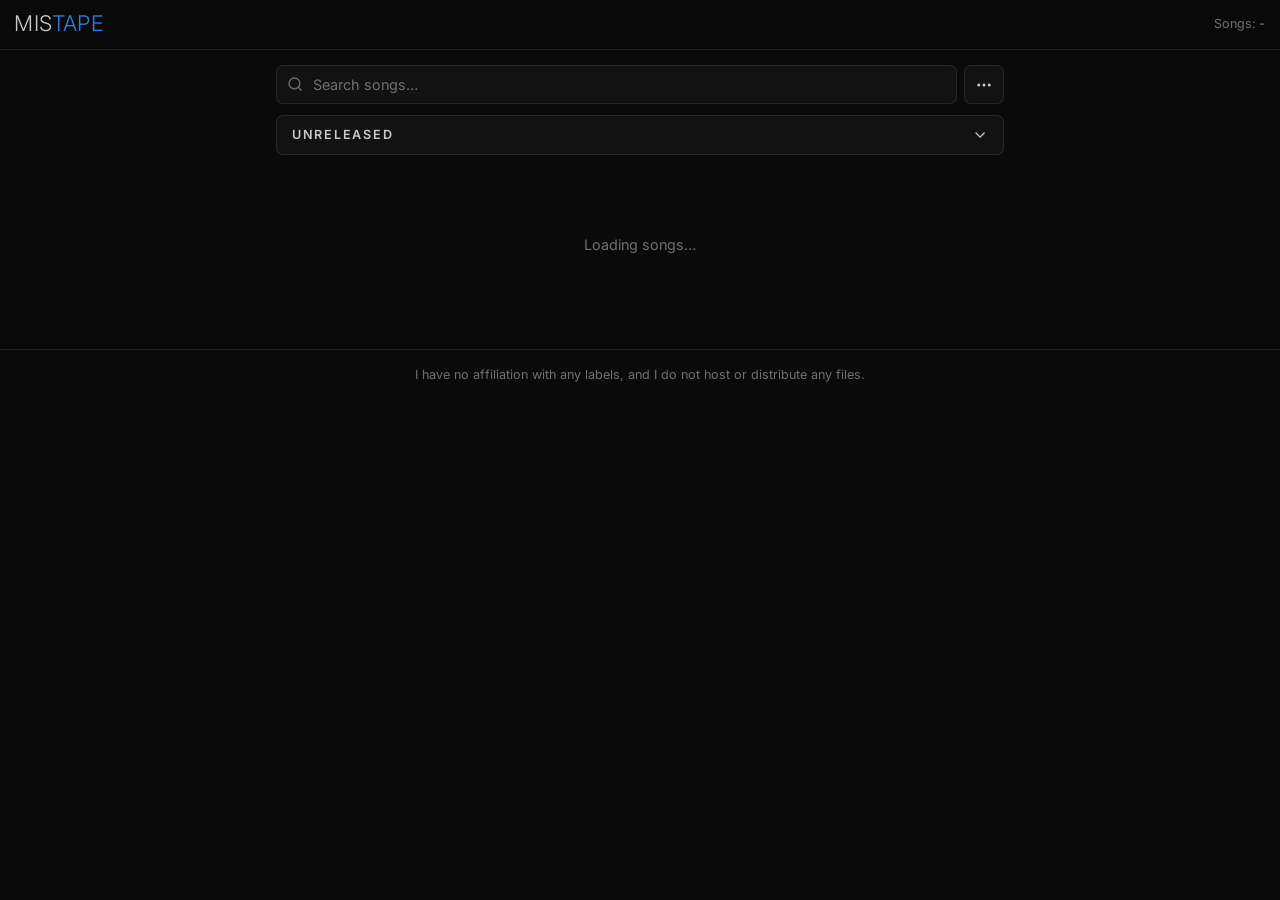
<file: index.html>
<!DOCTYPE html>
<html lang="en" class="no-js">
<head>
  <meta charset="UTF-8" />
  <meta name="viewport" content="width=device-width, initial-scale=1.0, viewport-fit=cover" />
  <meta name="theme-color" content="#0a0a0a" />
  <meta name="color-scheme" content="dark" />
  <meta name="apple-mobile-web-app-status-bar-style" content="black-translucent" />
  <meta name="apple-mobile-web-app-title" content="MISTAPE" />
  <link rel="icon" type="image/webp" href="icos/favicon.webp" />
  <link rel="icon" type="image/png" sizes="32x32" href="icos/favicon-32x32.png" />
  <link rel="icon" type="image/png" sizes="16x16" href="icos/favicon-16x16.png" />
  <link rel="apple-touch-icon" sizes="180x180" href="icos/apple-touch-icon.png" />
  <link rel="icon" type="image/png" sizes="192x192" href="icos/android-chrome-192x192.png" />
  <link rel="icon" type="image/png" sizes="512x512" href="icos/android-chrome-512x512.png" />
  <link rel="manifest" href="icos/site.webmanifest" />
  <link rel="preconnect" href="https://fonts.googleapis.com" />
  <link rel="preconnect" href="https://fonts.gstatic.com" crossorigin />
  <link rel="stylesheet" href="https://fonts.googleapis.com/css2?family=Inter:opsz,wght@14..32,300..700&display=swap" />
  <title>MISTAPE</title>
  <link rel="stylesheet" href="style.css" />
</head>
<body>
<script>document.documentElement.classList.remove('no-js');</script>
<noscript>
  <div class="no-js-screen">
    <p class="no-js-title">JavaScript required</p>
    <p class="no-js-msg">Enable JavaScript in your browser to use MISTAPE.</p>
  </div>
</noscript>

<a class="skip-link" href="#main-content">Skip to content</a>

<nav class="nav" aria-label="Site navigation">
  <div class="nav-logo">
    <span class="nav-logo-name">MIS<span>TAPE</span></span>
  </div>

  <div class="nav-stats" aria-label="Stats">
    <div class="nav-stat" aria-live="polite">Songs: <span id="nav-songs">-</span></div>
  </div>
</nav>

<main id="main-content">
  <div class="controls-row">
    <div class="search-wrap">
      <label for="search-box" class="sr-only">Search songs</label>
      <div class="search-inner">
        <svg class="search-icon" viewBox="0 0 24 24" fill="none" stroke="currentColor" stroke-width="2" stroke-linecap="round" stroke-linejoin="round" aria-hidden="true"><circle cx="11" cy="11" r="8" /><path d="m21 21-4.3-4.3" /></svg>
        <input id="search-box" class="search-box" type="search"
               placeholder="Search songs…"
               autocomplete="off" spellcheck="false" />
      </div>
    </div>

    <div class="filter-dropdown-container">
      <button type="button" id="quality-filter-btn" class="filter-dots-btn"
              aria-haspopup="true" aria-expanded="false" aria-label="Filter by quality">
        <svg viewBox="0 0 24 24" fill="none" stroke="currentColor" stroke-width="2" stroke-linecap="round" stroke-linejoin="round" aria-hidden="true"><circle cx="12" cy="12" r="1" /><circle cx="19" cy="12" r="1" /><circle cx="5" cy="12" r="1" /></svg>
      </button>
      <div id="quality-filter-menu" class="filter-dropdown-menu" role="menu">
        <div class="filter-item active" data-quality="unavail"  role="menuitemcheckbox" aria-checked="true">Not available</div>
        <div class="filter-item active" data-quality="rec"      role="menuitemcheckbox" aria-checked="true">Recording</div>
        <div class="filter-item active" data-quality="low"      role="menuitemcheckbox" aria-checked="true">Low quality</div>
        <div class="filter-item active" data-quality="high"     role="menuitemcheckbox" aria-checked="true">High quality</div>
        <div class="filter-item active" data-quality="cd"       role="menuitemcheckbox" aria-checked="true">CD quality</div>
        <div class="filter-item active" data-quality="lossless" role="menuitemcheckbox" aria-checked="true">Lossless</div>
      </div>
    </div>
  </div>

  <div class="nav-dropdown-container">
    <button type="button" id="nav-tab-btn" class="nav-dropdown-btn"
            aria-haspopup="true" aria-expanded="false">
      <span id="nav-btn-text">Unreleased</span>
      <svg class="dropdown-chevron" viewBox="0 0 24 24" fill="none" stroke="currentColor" stroke-width="2" stroke-linecap="round" stroke-linejoin="round" aria-hidden="true"><path d="m6 9 6 6 6-6" /></svg>
    </button>
    <div id="nav-tab-menu" class="nav-dropdown-menu" role="menu">
      <div class="nav-dropdown-item active" data-tab="all"    role="menuitem">Unreleased</div>
      <div class="nav-dropdown-item"        data-tab="grails" role="menuitem">Grails</div>
      <div class="nav-dropdown-item"        data-tab="recent" role="menuitem">Recent</div>
    </div>
  </div>

  <div class="era-list" id="era-list"
       role="list" aria-label="Era list">
    <div class="loading-msg">Loading songs…</div>
  </div>
</main>

<footer class="footer">
  <p class="footer-text">I have no affiliation with any labels, and I do not host or distribute any files.</p>
</footer>

<div id="global-player" class="global-player"
     role="region" aria-label="Audio player" hidden>
  <audio id="main-audio" preload="none"></audio>

  <div class="player-info">
    <span id="player-track-name" class="player-track-name" aria-live="polite"></span>
    <div class="player-track-times" aria-hidden="true">
      <span id="player-track-current" class="player-track-current">0:00</span>
      <span id="player-track-length"  class="player-track-length">0:00</span>
    </div>
  </div>

  <div class="player-controls">
    <button type="button" id="player-play-btn"
            class="player-btn player-play" aria-label="Play">
      <svg id="player-play-icon" viewBox="0 0 24 24" fill="currentColor" stroke="currentColor" stroke-width="2" stroke-linecap="round" stroke-linejoin="round" aria-hidden="true"><polygon points="6 3 20 12 6 21 6 3" /></svg>
      <svg id="player-pause-icon" viewBox="0 0 24 24" fill="currentColor" stroke="currentColor" stroke-width="2" stroke-linecap="round" stroke-linejoin="round" aria-hidden="true" style="display:none"><rect x="14" y="4" width="4" height="16" rx="1" /><rect x="6" y="4" width="4" height="16" rx="1" /></svg>
    </button>
  </div>

  <div class="player-scrubber-wrap">
    <span id="player-current" class="player-time" aria-label="Current time">0:00</span>
    <div class="player-scrubber" id="player-scrubber"
         role="slider" aria-label="Seek position"
         aria-valuemin="0" aria-valuemax="100" aria-valuenow="0" tabindex="0">
      <div class="player-scrubber-track">
        <div class="player-scrubber-fill" id="player-fill"></div>
      </div>
    </div>
    <span id="player-duration" class="player-time" aria-label="Duration">0:00</span>
  </div>

  <div class="player-volume-wrap">
    <svg class="player-vol-icon" viewBox="0 0 24 24" fill="none" stroke="currentColor" stroke-width="2" stroke-linecap="round" stroke-linejoin="round" aria-hidden="true"><path d="M11 4.702a.705.705 0 0 0-1.203-.498L6.413 7.587A1.4 1.4 0 0 1 5.416 8H3a1 1 0 0 0-1 1v6a1 1 0 0 0 1 1h2.416a1.4 1.4 0 0 1 .997.413l3.383 3.384A.705.705 0 0 0 11 19.298z" /><path d="M16 9a5 5 0 0 1 0 6" /><path d="M19.364 18.364a9 9 0 0 0 0-12.728" /></svg>
    <div class="player-volume" id="player-volume"
         role="slider" aria-label="Volume"
         aria-valuemin="0" aria-valuemax="100" aria-valuenow="80" tabindex="0">
      <div class="player-scrubber-track">
        <div class="player-scrubber-fill" id="player-vol-fill"></div>
      </div>
    </div>
  </div>

  <button type="button" id="player-close-btn"
          class="player-btn player-close" aria-label="Close player">
    <svg viewBox="0 0 24 24" fill="none" stroke="currentColor" stroke-width="2" stroke-linecap="round" stroke-linejoin="round" aria-hidden="true"><path d="M18 6 6 18" /><path d="m6 6 12 12" /></svg>
  </button>
</div>

<script src="app.js" defer></script>
</body>
</html>
</file>
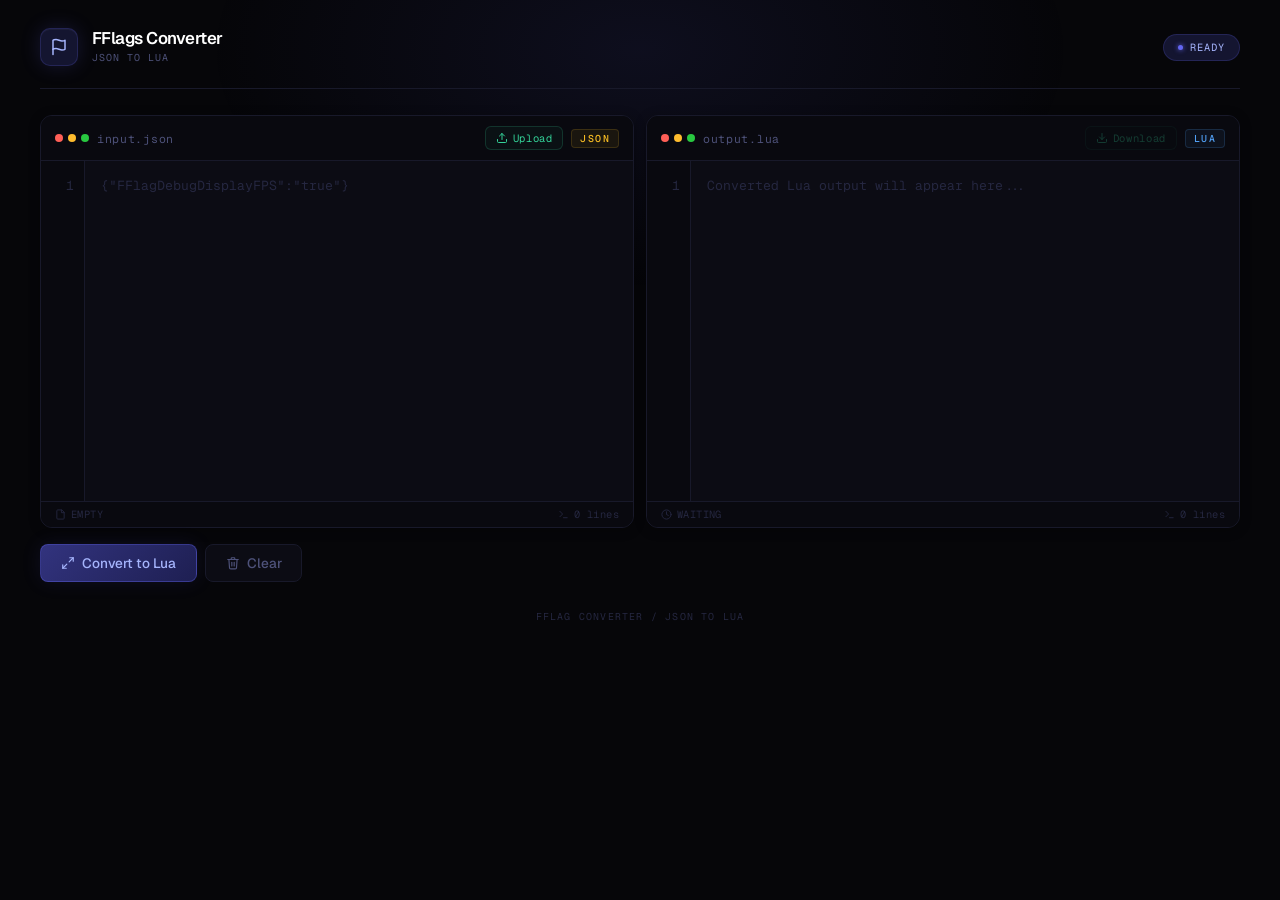
<file: fflags.html>
<!DOCTYPE html>
<html lang="en">
<head>
<meta charset="UTF-8">
<meta name="viewport" content="width=device-width, initial-scale=1.0">
<title>FFlags Converter</title>
<link href="https://fonts.googleapis.com/css2?family=Geist:wght@400;500;600;700&family=Geist+Mono:wght@400;500&display=swap" rel="stylesheet">
<style>
*, *::before, *::after { box-sizing: border-box; margin: 0; padding: 0; }

:root {
  --bg:          #060609;
  --surface:     #0c0c14;
  --surface2:    #09090f;
  --border:      #18192a;
  --border-hi:   #282940;
  --accent:      #6366f1;
  --accent-dim:  #141530;
  --accent-glow: rgba(99,102,241,.18);
  --accent-hi:   #a5b4fc;
  --green:       #34d399;
  --green-dim:   #0a1f16;
  --green-glow:  rgba(52,211,153,.15);
  --red:         #f87171;
  --amber:       #fbbf24;
  --text:        #d4d8f0;
  --text-mid:    #4e527a;
  --text-dim:    #252740;
  --mono:        'Geist Mono', monospace;
  --sans:        'Geist', sans-serif;
  --r:           12px;
  --r-sm:        8px;
}

body {
  background: var(--bg);
  color: var(--text);
  font-family: var(--sans);
  min-height: 100vh;
  padding: 28px 28px 60px;
}

/* glow */
.glow {
  position: fixed;
  top: -200px; left: 50%;
  transform: translateX(-50%);
  width: 900px; height: 500px;
  background: radial-gradient(ellipse, rgba(99,102,241,.09) 0%, transparent 68%);
  pointer-events: none;
  z-index: 0;
}

/* page content above glow */
.page { position: relative; z-index: 1; max-width: 1200px; margin: 0 auto; }

/* ── TOPBAR ── */
.topbar {
  display: flex;
  align-items: center;
  justify-content: space-between;
  padding-bottom: 22px;
  margin-bottom: 26px;
  border-bottom: 1px solid var(--border);
}

.brand { display: flex; align-items: center; gap: 14px; }

.brand-icon {
  width: 38px; height: 38px;
  background: var(--accent-dim);
  border: 1px solid rgba(99,102,241,.2);
  border-radius: 10px;
  display: flex; align-items: center; justify-content: center;
  flex-shrink: 0;
  box-shadow: 0 0 20px var(--accent-glow), inset 0 1px 0 rgba(255,255,255,.04);
}

.brand-name {
  font-size: 1.05rem;
  font-weight: 600;
  color: #fff;
  letter-spacing: -.03em;
  line-height: 1;
}

.brand-sub {
  font-family: var(--mono);
  font-size: .62rem;
  color: var(--text-mid);
  letter-spacing: .1em;
  margin-top: 4px;
}

.status-pill {
  display: flex; align-items: center; gap: 7px;
  font-family: var(--mono);
  font-size: .65rem;
  letter-spacing: .1em;
  color: var(--accent-hi);
  background: var(--accent-dim);
  border: 1px solid rgba(99,102,241,.2);
  border-radius: 99px;
  padding: 6px 14px;
}

.pill-dot {
  width: 5px; height: 5px;
  border-radius: 50%;
  background: var(--accent);
  box-shadow: 0 0 5px var(--accent);
  animation: blink 2s ease-in-out infinite;
}
@keyframes blink { 0%,100%{opacity:1} 50%{opacity:.3} }

/* ── PANELS GRID ── */
.panels {
  display: grid;
  grid-template-columns: 1fr 1fr;
  gap: 12px;
}
@media (max-width: 700px) { .panels { grid-template-columns: 1fr; } }

/* ── EDITOR PANEL ── */
.panel {
  display: flex;
  flex-direction: column;
  border: 1px solid var(--border);
  border-radius: var(--r);
  background: var(--surface);
  overflow: hidden;
  transition: border-color .2s, box-shadow .2s;
  box-shadow: 0 2px 12px rgba(0,0,0,.3);
}
.panel:focus-within {
  border-color: rgba(99,102,241,.25);
  box-shadow: 0 0 0 3px rgba(99,102,241,.05), 0 8px 32px rgba(0,0,0,.5);
}
.panel.out:focus-within {
  border-color: rgba(52,211,153,.22);
  box-shadow: 0 0 0 3px var(--green-glow), 0 8px 32px rgba(0,0,0,.5);
}
.panel.error {
  border-color: rgba(248,113,113,.25);
  box-shadow: 0 0 0 3px rgba(248,113,113,.04);
}
.panel.drag-over {
  border-color: var(--green);
  box-shadow: 0 0 0 3px var(--green-glow);
}

/* panel titlebar */
.panel-title-bar {
  display: flex; align-items: center; justify-content: space-between;
  padding: 10px 14px;
  background: var(--surface2);
  border-bottom: 1px solid var(--border);
  flex-shrink: 0;
}

.panel-left { display: flex; align-items: center; gap: 8px; }

.dots { display: flex; gap: 5px; }
.dot { width: 8px; height: 8px; border-radius: 50%; }
.dot-r { background: #ff5f57; }
.dot-y { background: #febc2e; }
.dot-g { background: #28c840; }

.panel-filename {
  font-family: var(--mono);
  font-size: .72rem;
  color: var(--text-mid);
  letter-spacing: .06em;
}

.panel-right { display: flex; align-items: center; gap: 8px; }

.lang-tag {
  font-family: var(--mono);
  font-size: .62rem;
  font-weight: 500;
  letter-spacing: .14em;
  padding: 2px 8px;
  border-radius: 4px;
}
.lang-json { color: var(--amber); background: rgba(251,191,36,.07); border: 1px solid rgba(251,191,36,.15); }
.lang-lua  { color: #51a0f5; background: rgba(81,160,245,.06); border: 1px solid rgba(81,160,245,.18); }

/* small panel buttons */
.panel-btn {
  display: inline-flex; align-items: center; gap: 5px;
  padding: 4px 10px;
  border-radius: 6px;
  border: 1px solid rgba(52,211,153,.18);
  background: rgba(52,211,153,.04);
  color: var(--green);
  font-family: var(--mono);
  font-size: .66rem;
  letter-spacing: .06em;
  cursor: pointer;
  position: relative;
  overflow: hidden;
  transition: background .15s, border-color .15s;
}
.panel-btn:hover { background: rgba(52,211,153,.1); border-color: rgba(52,211,153,.35); }
.panel-btn:disabled { opacity: .25; cursor: not-allowed; pointer-events: none; }
.panel-btn input[type="file"] { position: absolute; inset: 0; opacity: 0; cursor: pointer; }
.panel-btn .icon { width: 12px; height: 12px; }

/* editor area */
.editor-area {
  display: flex;
  height: 340px;
  overflow: hidden;
}

.line-nums {
  width: 44px;
  flex-shrink: 0;
  background: var(--surface2);
  border-right: 1px solid var(--border);
  padding: 14px 10px 14px 0;
  font-family: var(--mono);
  font-size: .82rem;
  line-height: 1.65;
  color: var(--text-dim);
  text-align: right;
  user-select: none;
  overflow: hidden;
  display: flex;
  flex-direction: column;
}
.line-nums span { display: block; line-height: 1.65; font-size: .82rem; }

textarea {
  flex: 1;
  height: 100%;
  background: transparent;
  border: none;
  color: var(--text);
  font-family: var(--mono);
  font-size: .82rem;
  line-height: 1.65;
  padding: 14px 16px;
  outline: none;
  resize: none;
  overflow: auto;
  white-space: pre;
  word-wrap: normal;
  tab-size: 4;
}
#outputArea { color: var(--green); }
textarea::placeholder { color: var(--text-dim); }

/* status bar */
.panel-status {
  display: flex; align-items: center; justify-content: space-between;
  padding: 6px 14px;
  background: var(--surface2);
  border-top: 1px solid var(--border);
  flex-shrink: 0;
}
.stat {
  display: flex; align-items: center; gap: 5px;
  font-family: var(--mono);
  font-size: .65rem;
  color: var(--text-dim);
  letter-spacing: .04em;
}
.stat.on { color: var(--green); }
.stat .icon { width: 11px; height: 11px; }

/* ── TOOLBAR ── */
.toolbar {
  display: flex;
  align-items: center;
  gap: 8px;
  margin-top: 16px;
  flex-wrap: wrap;
}

.btn {
  display: inline-flex; align-items: center; gap: 7px;
  padding: 9px 20px;
  border-radius: var(--r-sm);
  border: 1px solid var(--border);
  background: var(--surface);
  color: var(--text-mid);
  font-family: var(--sans);
  font-size: .85rem;
  font-weight: 500;
  cursor: pointer;
  transition: all .15s;
  white-space: nowrap;
  letter-spacing: -.01em;
}
.btn .icon { width: 14px; height: 14px; }
.btn:hover { background: #101020; color: var(--text); border-color: var(--border-hi); transform: translateY(-1px); box-shadow: 0 4px 16px rgba(0,0,0,.4); }
.btn:active { transform: scale(.97); }

.btn-convert {
  background: linear-gradient(135deg, #32337e, #1e1f52);
  border-color: rgba(99,102,241,.35);
  color: var(--accent-hi);
  box-shadow: 0 0 20px rgba(99,102,241,.1);
}
.btn-convert:hover {
  background: linear-gradient(135deg, #3e3f98, #252662);
  border-color: rgba(99,102,241,.55);
  color: #ccd0ff;
  box-shadow: 0 0 28px rgba(99,102,241,.22);
}

.btn-clear:hover { background: rgba(248,113,113,.06); border-color: rgba(248,113,113,.25); color: var(--red); }

.err {
  display: flex; align-items: center; gap: 5px;
  font-family: var(--mono);
  font-size: .72rem;
  color: var(--red);
  margin-left: auto;
  opacity: 0;
  transform: translateX(5px);
  transition: opacity .2s, transform .2s;
}
.err.show { opacity: 1; transform: translateX(0); }
.err .icon { width: 13px; height: 13px; }

/* ── FOOTER ── */
.footer {
  margin-top: 28px;
  font-family: var(--mono);
  font-size: .62rem;
  color: var(--text-dim);
  letter-spacing: .12em;
  text-align: center;
}

/* ── ANIMATIONS ── */
.topbar  { animation: up .45s cubic-bezier(.16,1,.3,1) both; }
.panels  { animation: up .45s cubic-bezier(.16,1,.3,1) .07s both; }
.toolbar { animation: up .45s cubic-bezier(.16,1,.3,1) .13s both; }
@keyframes up { from{opacity:0;transform:translateY(12px)} to{opacity:1;transform:translateY(0)} }
</style>
</head>
<body>
<div class="glow"></div>
<div class="page">

  <!-- TOPBAR -->
  <div class="topbar">
    <div class="brand">
      <div class="brand-icon">
        <svg width="18" height="18" viewBox="0 0 24 24" fill="none" stroke="#a5b4fc" stroke-width="2" stroke-linecap="round" stroke-linejoin="round">
          <path d="M4 15s1-1 4-1 5 2 8 2 4-1 4-1V3s-1 1-4 1-5-2-8-2-4 1-4 1z"/>
          <line x1="4" y1="22" x2="4" y2="15"/>
        </svg>
      </div>
      <div>
        <div class="brand-name">FFlags Converter</div>
        <div class="brand-sub">JSON TO LUA</div>
      </div>
    </div>
    <div class="status-pill">
      <div class="pill-dot"></div>
      READY
    </div>
  </div>

  <!-- PANELS -->
  <div class="panels">

    <!-- INPUT -->
    <div class="panel" id="inputPanel">
      <div class="panel-title-bar">
        <div class="panel-left">
          <div class="dots">
            <div class="dot dot-r"></div>
            <div class="dot dot-y"></div>
            <div class="dot dot-g"></div>
          </div>
          <span class="panel-filename">input.json</span>
        </div>
        <div class="panel-right">
          <button class="panel-btn" id="uploadBtn">
            <svg class="icon" viewBox="0 0 24 24" fill="none" stroke="currentColor" stroke-width="2" stroke-linecap="round" stroke-linejoin="round">
              <path d="M21 15v4a2 2 0 0 1-2 2H5a2 2 0 0 1-2-2v-4"/>
              <polyline points="17 8 12 3 7 8"/>
              <line x1="12" y1="3" x2="12" y2="15"/>
            </svg>
            Upload
            <input type="file" accept=".json,application/json" id="fileInput">
          </button>
          <span class="lang-tag lang-json">JSON</span>
        </div>
      </div>
      <div class="editor-area">
        <div class="line-nums" id="inputNums"><span>1</span></div>
        <textarea id="inputArea" placeholder='{"FFlagDebugDisplayFPS":"true"}' spellcheck="false" autocomplete="off" autocorrect="off" autocapitalize="off"></textarea>
      </div>
      <div class="panel-status">
        <div class="stat" id="inputStat">
          <svg class="icon" viewBox="0 0 24 24" fill="none" stroke="currentColor" stroke-width="2" stroke-linecap="round" stroke-linejoin="round">
            <path d="M14 2H6a2 2 0 0 0-2 2v16a2 2 0 0 0 2 2h12a2 2 0 0 0 2-2V8z"/>
            <polyline points="14 2 14 8 20 8"/>
          </svg>
          <span id="inputStatTxt">EMPTY</span>
        </div>
        <div class="stat">
          <svg class="icon" viewBox="0 0 24 24" fill="none" stroke="currentColor" stroke-width="2" stroke-linecap="round" stroke-linejoin="round">
            <polyline points="4 17 10 11 4 5"/>
            <line x1="12" y1="19" x2="20" y2="19"/>
          </svg>
          <span id="inputLines">0 lines</span>
        </div>
      </div>
    </div>

    <!-- OUTPUT -->
    <div class="panel out" id="outputPanel">
      <div class="panel-title-bar">
        <div class="panel-left">
          <div class="dots">
            <div class="dot dot-r"></div>
            <div class="dot dot-y"></div>
            <div class="dot dot-g"></div>
          </div>
          <span class="panel-filename">output.lua</span>
        </div>
        <div class="panel-right">
          <button class="panel-btn" id="downloadBtn" disabled>
            <svg class="icon" viewBox="0 0 24 24" fill="none" stroke="currentColor" stroke-width="2" stroke-linecap="round" stroke-linejoin="round">
              <path d="M21 15v4a2 2 0 0 1-2 2H5a2 2 0 0 1-2-2v-4"/>
              <polyline points="7 10 12 15 17 10"/>
              <line x1="12" y1="15" x2="12" y2="3"/>
            </svg>
            Download
          </button>
          <span class="lang-tag lang-lua">LUA</span>
        </div>
      </div>
      <div class="editor-area">
        <div class="line-nums" id="outputNums"><span>1</span></div>
        <textarea id="outputArea" readonly placeholder="Converted Lua output will appear here..."></textarea>
      </div>
      <div class="panel-status">
        <div class="stat" id="outputStat">
          <svg class="icon" viewBox="0 0 24 24" fill="none" stroke="currentColor" stroke-width="2" stroke-linecap="round" stroke-linejoin="round">
            <circle cx="12" cy="12" r="10"/>
            <polyline points="12 6 12 12 16 14"/>
          </svg>
          <span id="outputStatTxt">WAITING</span>
        </div>
        <div class="stat">
          <svg class="icon" viewBox="0 0 24 24" fill="none" stroke="currentColor" stroke-width="2" stroke-linecap="round" stroke-linejoin="round">
            <polyline points="4 17 10 11 4 5"/>
            <line x1="12" y1="19" x2="20" y2="19"/>
          </svg>
          <span id="outputLines">0 lines</span>
        </div>
      </div>
    </div>

  </div>

  <!-- TOOLBAR -->
  <div class="toolbar">
    <button class="btn btn-convert" id="convertBtn">
      <svg class="icon" viewBox="0 0 24 24" fill="none" stroke="currentColor" stroke-width="2" stroke-linecap="round" stroke-linejoin="round">
        <polyline points="15 3 21 3 21 9"/>
        <polyline points="9 21 3 21 3 15"/>
        <line x1="21" y1="3" x2="14" y2="10"/>
        <line x1="3" y1="21" x2="10" y2="14"/>
      </svg>
      Convert to Lua
    </button>

    <button class="btn btn-clear" id="clearBtn">
      <svg class="icon" viewBox="0 0 24 24" fill="none" stroke="currentColor" stroke-width="2" stroke-linecap="round" stroke-linejoin="round">
        <polyline points="3 6 5 6 21 6"/>
        <path d="M19 6l-1 14a2 2 0 0 1-2 2H8a2 2 0 0 1-2-2L5 6"/>
        <path d="M10 11v6"/><path d="M14 11v6"/>
        <path d="M9 6V4a1 1 0 0 1 1-1h4a1 1 0 0 1 1 1v2"/>
      </svg>
      Clear
    </button>

    <div class="err" id="errMsg">
      <svg class="icon" viewBox="0 0 24 24" fill="none" stroke="currentColor" stroke-width="2" stroke-linecap="round" stroke-linejoin="round">
        <circle cx="12" cy="12" r="10"/>
        <line x1="12" y1="8" x2="12" y2="12"/>
        <line x1="12" y1="16" x2="12.01" y2="16"/>
      </svg>
      <span id="errTxt"></span>
    </div>
  </div>

  <div class="footer">FFLAG CONVERTER / JSON TO LUA</div>

</div>
<script>
const inputArea  = document.getElementById('inputArea');
const outputArea = document.getElementById('outputArea');
const inputPanel = document.getElementById('inputPanel');
const errMsg     = document.getElementById('errMsg');
const errTxt     = document.getElementById('errTxt');
const fileInput  = document.getElementById('fileInput');
const downloadBtn = document.getElementById('downloadBtn');

// ── line numbers ──
function updateNums(ta, id) {
  const count = (ta.value.match(/\n/g) || []).length + 1;
  const el = document.getElementById(id);
  el.innerHTML = Array.from({length: count}, (_, i) => '<span>' + (i+1) + '</span>').join('');
}
inputArea.addEventListener('scroll',  () => document.getElementById('inputNums').scrollTop  = inputArea.scrollTop);
outputArea.addEventListener('scroll', () => document.getElementById('outputNums').scrollTop = outputArea.scrollTop);

function refreshInput() {
  updateNums(inputArea, 'inputNums');
  const n = inputArea.value.split('\n').length;
  document.getElementById('inputLines').textContent = n + ' line' + (n !== 1 ? 's' : '');
}
function refreshOutput() {
  updateNums(outputArea, 'outputNums');
  const n = outputArea.value ? outputArea.value.split('\n').length : 0;
  document.getElementById('outputLines').textContent = n + ' line' + (n !== 1 ? 's' : '');
}

// ── status ──
function setInputStat(txt, on) {
  document.getElementById('inputStatTxt').textContent = txt;
  document.getElementById('inputStat').className = 'stat' + (on ? ' on' : '');
}
function setOutputStat(txt, on) {
  document.getElementById('outputStatTxt').textContent = txt;
  document.getElementById('outputStat').className = 'stat' + (on ? ' on' : '');
}

// ── error ──
function showErr(msg) {
  errTxt.textContent = msg;
  msg ? errMsg.classList.add('show') : errMsg.classList.remove('show');
  msg ? inputPanel.classList.add('error') : inputPanel.classList.remove('error');
}

// ── strip JSON comments (// and /* */) ──
function stripComments(str) {
  let out = '';
  let i = 0;
  while (i < str.length) {
    // inside string — copy verbatim
    if (str[i] === '"') {
      out += str[i++];
      while (i < str.length) {
        if (str[i] === '\\') { out += str[i++]; out += str[i++]; }
        else if (str[i] === '"') { out += str[i++]; break; }
        else { out += str[i++]; }
      }
    }
    // line comment
    else if (str[i] === '/' && str[i+1] === '/') {
      while (i < str.length && str[i] !== '\n') i++;
    }
    // block comment
    else if (str[i] === '/' && str[i+1] === '*') {
      i += 2;
      while (i < str.length && !(str[i] === '*' && str[i+1] === '/')) i++;
      i += 2;
    }
    else { out += str[i++]; }
  }
  return out;
}

// ── live validation ──
inputArea.addEventListener('input', () => {
  outputArea.value = ''; refreshOutput();
  setOutputStat('WAITING', false);
  showErr(''); refreshInput();
  const val = inputArea.value.trim();
  if (!val) { setInputStat('EMPTY', false); return; }
  const stripped = stripComments(val).trim();
  const hasComments = /\/\/|\/\*/.test(val);
  try {
    const p = JSON.parse(stripped);
    if (typeof p !== 'object' || Array.isArray(p) || p === null) {
      showErr('Input must be a JSON object.'); setInputStat('INVALID', false);
    } else {
      const c = Object.keys(p).length;
      setInputStat(c + ' FLAG' + (c !== 1 ? 'S' : '') + ' FOUND', true);
    }
  } catch(e) {
    // if the input has comments and stripping still fails, don't cry invalid —
    // the user may still be typing the comment or the json around it
    if (!hasComments) {
      showErr('Invalid JSON.'); setInputStat('INVALID', false);
    } else {
      setInputStat('PARSING...', false);
    }
  }
});

// ── upload ──
fileInput.addEventListener('change', () => {
  const file = fileInput.files[0]; if (!file) return;
  new FileReader().onload = e => { inputArea.value = e.target.result; inputArea.dispatchEvent(new Event('input')); };
  const r = new FileReader(); r.onload = e => { inputArea.value = e.target.result; inputArea.dispatchEvent(new Event('input')); }; r.readAsText(file);
  fileInput.value = '';
});

// ── drag drop ──
inputPanel.addEventListener('dragover',  e => { e.preventDefault(); inputPanel.classList.add('drag-over'); });
inputPanel.addEventListener('dragleave', () => inputPanel.classList.remove('drag-over'));
inputPanel.addEventListener('drop', e => {
  e.preventDefault(); inputPanel.classList.remove('drag-over');
  const file = e.dataTransfer.files[0]; if (!file) return;
  const r = new FileReader(); r.onload = ev => { inputArea.value = ev.target.result; inputArea.dispatchEvent(new Event('input')); }; r.readAsText(file);
});

// ── converter ──
function capitalizeValue(val) {
  if (val === null) return "nil";
  const s = String(val);
  if (s.toLowerCase() === 'true')  return 'True';
  if (s.toLowerCase() === 'false') return 'False';
  if (s.toLowerCase() === 'nil')   return 'False';
  return s;
}

document.getElementById('convertBtn').addEventListener('click', () => {
  const input = inputArea.value.trim();
  showErr('');
  if (!input) { showErr('Paste or upload a JSON object first.'); return; }
  let json;
  try { json = JSON.parse(stripComments(input)); } catch(e) { showErr('Invalid JSON: ' + e.message); return; }
  if (typeof json !== 'object' || Array.isArray(json) || json === null) { showErr('Input must be a JSON object.'); return; }
  const seen = new Set();
  const entries = Object.entries(json).filter(([k]) => { if (seen.has(k)) return false; seen.add(k); return true; });
  if (!entries.length) { showErr('No flags found.'); return; }

  const prefixes = ["DFInt","DFFlag","FString","FLog","FFlag","FInt"];
  function stripPrefix(k) {
    for (const p of prefixes) { if (k.startsWith(p)) return k.slice(p.length); }
    return k;
  }

  const isMobile = /Mobi|Android|iPhone|iPad|iPod/i.test(navigator.userAgent);

  const flagLines = entries.map(([k,v]) => {
    const key = isMobile ? stripPrefix(k) : k;
    const val = (v === null || v === undefined) ? 'nil' : '"' + String(v).replace(/\\/g, '\\\\').replace(/"/g, '\\"') + '"';
    return 'setfflag("' + key + '", ' + val + ')';
  }).join('\n');

  outputArea.value = flagLines;

  refreshOutput();
  setOutputStat(entries.length + ' FLAG' + (entries.length !== 1 ? 'S' : '') + ' CONVERTED', true);
  downloadBtn.disabled = false;
});

// ── download ──
downloadBtn.addEventListener('click', () => {
  const out = outputArea.value; if (!out) return;
  const a = Object.assign(document.createElement('a'), { href: URL.createObjectURL(new Blob([out], {type:'text/x-lua'})), download: 'fflags.lua' });
  a.click(); URL.revokeObjectURL(a.href);
});

// ── clear ──
document.getElementById('clearBtn').addEventListener('click', () => {
  inputArea.value = ''; outputArea.value = '';
  showErr(''); setInputStat('EMPTY', false); setOutputStat('WAITING', false);
  refreshInput(); refreshOutput(); downloadBtn.disabled = true;
});
</script>
</body>
</html>
</file>
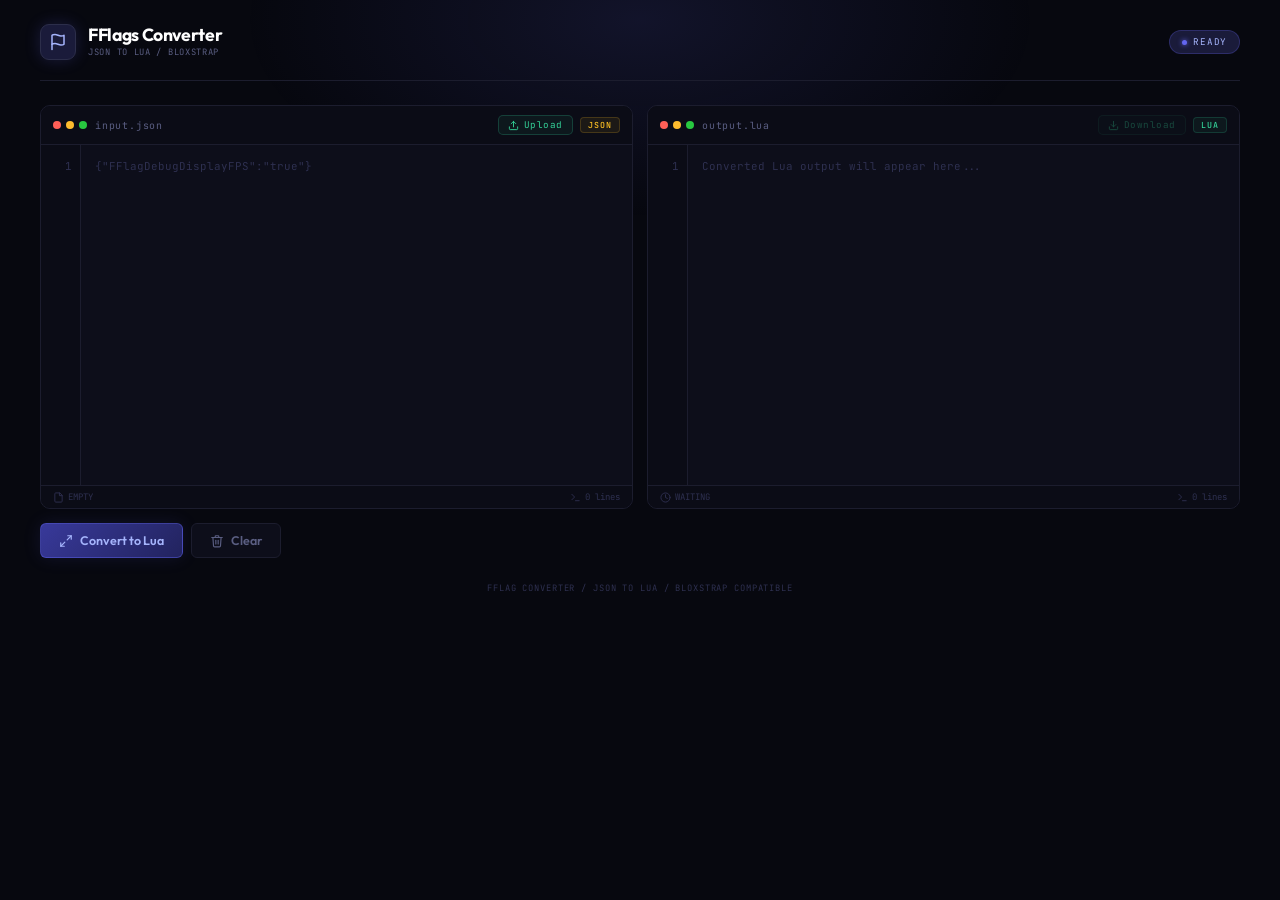
<file: look.html>
<!DOCTYPE html>
<html lang="en">
<head>
<meta charset="UTF-8">
<meta name="viewport" content="width=device-width, initial-scale=1.0">
<title>FFlags Converter</title>
<link href="https://fonts.googleapis.com/css2?family=JetBrains+Mono:wght@400;500&family=Outfit:wght@400;600;700;800&display=swap" rel="stylesheet">
<style>
*, *::before, *::after { box-sizing: border-box; margin: 0; padding: 0; }

:root {
  --bg:          #07080f;
  --surface:     #0d0e1a;
  --surface2:    #0b0c16;
  --border:      #1c1d2e;
  --border-hi:   #2c2e4a;
  --accent:      #6366f1;
  --accent-dim:  #1a1b3a;
  --accent-glow: rgba(99,102,241,.2);
  --accent-hi:   #a5b4fc;
  --green:       #34d399;
  --green-dim:   #0a1f16;
  --green-glow:  rgba(52,211,153,.15);
  --red:         #f87171;
  --amber:       #fbbf24;
  --text:        #c8cce8;
  --text-mid:    #5a5e82;
  --text-dim:    #2e3050;
  --mono:        'JetBrains Mono', monospace;
  --sans:        'Outfit', sans-serif;
  --r:           10px;
  --r-sm:        6px;
}

body {
  background: var(--bg);
  color: var(--text);
  font-family: var(--sans);
  min-height: 100vh;
  padding: 24px 24px 60px;
}

/* glow */
.glow {
  position: fixed;
  top: -180px; left: 50%;
  transform: translateX(-50%);
  width: 800px; height: 400px;
  background: radial-gradient(ellipse, rgba(99,102,241,.12) 0%, transparent 70%);
  pointer-events: none;
  z-index: 0;
}

/* page content above glow */
.page { position: relative; z-index: 1; max-width: 1200px; margin: 0 auto; }

/* ── TOPBAR ── */
.topbar {
  display: flex;
  align-items: center;
  justify-content: space-between;
  padding-bottom: 20px;
  margin-bottom: 24px;
  border-bottom: 1px solid var(--border);
}

.brand { display: flex; align-items: center; gap: 12px; }

.brand-icon {
  width: 36px; height: 36px;
  background: var(--accent-dim);
  border: 1px solid var(--border-hi);
  border-radius: 9px;
  display: flex; align-items: center; justify-content: center;
  flex-shrink: 0;
  box-shadow: 0 0 16px var(--accent-glow);
}

.brand-name {
  font-size: 1.1rem;
  font-weight: 700;
  color: #fff;
  letter-spacing: -.02em;
  line-height: 1;
}

.brand-sub {
  font-family: var(--mono);
  font-size: .55rem;
  color: var(--text-mid);
  letter-spacing: .08em;
  margin-top: 3px;
}

.status-pill {
  display: flex; align-items: center; gap: 6px;
  font-family: var(--mono);
  font-size: .58rem;
  letter-spacing: .08em;
  color: var(--accent-hi);
  background: var(--accent-dim);
  border: 1px solid rgba(99,102,241,.25);
  border-radius: 99px;
  padding: 5px 12px;
}

.pill-dot {
  width: 5px; height: 5px;
  border-radius: 50%;
  background: var(--accent);
  box-shadow: 0 0 5px var(--accent);
  animation: blink 2s ease-in-out infinite;
}
@keyframes blink { 0%,100%{opacity:1} 50%{opacity:.3} }

/* ── PANELS GRID ── */
.panels {
  display: grid;
  grid-template-columns: 1fr 1fr;
  gap: 14px;
}
@media (max-width: 700px) { .panels { grid-template-columns: 1fr; } }

/* ── EDITOR PANEL ── */
.panel {
  display: flex;
  flex-direction: column;
  border: 1px solid var(--border);
  border-radius: var(--r);
  background: var(--surface);
  overflow: hidden;
  transition: border-color .2s, box-shadow .2s;
}
.panel:focus-within {
  border-color: var(--border-hi);
  box-shadow: 0 0 0 3px rgba(99,102,241,.06), 0 8px 28px rgba(0,0,0,.4);
}
.panel.out:focus-within {
  border-color: rgba(52,211,153,.28);
  box-shadow: 0 0 0 3px var(--green-glow), 0 8px 28px rgba(0,0,0,.4);
}
.panel.error {
  border-color: rgba(248,113,113,.3);
  box-shadow: 0 0 0 3px rgba(248,113,113,.05);
}
.panel.drag-over {
  border-color: var(--green);
  box-shadow: 0 0 0 3px var(--green-glow);
}

/* panel titlebar */
.panel-title-bar {
  display: flex; align-items: center; justify-content: space-between;
  padding: 9px 12px;
  background: var(--surface2);
  border-bottom: 1px solid var(--border);
  flex-shrink: 0;
}

.panel-left { display: flex; align-items: center; gap: 8px; }

.dots { display: flex; gap: 5px; }
.dot { width: 8px; height: 8px; border-radius: 50%; }
.dot-r { background: #ff5f57; }
.dot-y { background: #febc2e; }
.dot-g { background: #28c840; }

.panel-filename {
  font-family: var(--mono);
  font-size: .62rem;
  color: var(--text-mid);
  letter-spacing: .08em;
}

.panel-right { display: flex; align-items: center; gap: 7px; }

.lang-tag {
  font-family: var(--mono);
  font-size: .52rem;
  font-weight: 500;
  letter-spacing: .12em;
  padding: 2px 7px;
  border-radius: 4px;
}
.lang-json { color: var(--amber); background: rgba(251,191,36,.07); border: 1px solid rgba(251,191,36,.18); }
.lang-lua  { color: var(--green); background: rgba(52,211,153,.06); border: 1px solid rgba(52,211,153,.18); }

/* small panel buttons */
.panel-btn {
  display: inline-flex; align-items: center; gap: 5px;
  padding: 3px 9px;
  border-radius: 5px;
  border: 1px solid rgba(52,211,153,.22);
  background: rgba(52,211,153,.06);
  color: var(--green);
  font-family: var(--mono);
  font-size: .58rem;
  letter-spacing: .06em;
  cursor: pointer;
  position: relative;
  overflow: hidden;
  transition: background .15s, border-color .15s;
}
.panel-btn:hover { background: rgba(52,211,153,.12); border-color: rgba(52,211,153,.4); }
.panel-btn:disabled { opacity: .3; cursor: not-allowed; pointer-events: none; }
.panel-btn input[type="file"] { position: absolute; inset: 0; opacity: 0; cursor: pointer; }
.panel-btn .icon { width: 11px; height: 11px; }

/* editor area */
.editor-area {
  display: flex;
  height: 340px;
  overflow: hidden;
}

.line-nums {
  width: 40px;
  flex-shrink: 0;
  background: var(--surface2);
  border-right: 1px solid var(--border);
  padding: 13px 8px 13px 0;
  font-family: var(--mono);
  font-size: .68rem;
  line-height: 1.6;
  color: var(--text-dim);
  text-align: right;
  user-select: none;
  overflow: hidden;
  display: flex;
  flex-direction: column;
}
.line-nums span { display: block; line-height: 1.6; font-size: .68rem; }

textarea {
  flex: 1;
  height: 100%;
  background: transparent;
  border: none;
  color: var(--text);
  font-family: var(--mono);
  font-size: .68rem;
  line-height: 1.6;
  padding: 13px 14px;
  outline: none;
  resize: none;
  overflow: auto;
  white-space: pre;
  word-wrap: normal;
  tab-size: 4;
}
#outputArea { color: var(--green); }
textarea::placeholder { color: var(--text-dim); }

/* status bar */
.panel-status {
  display: flex; align-items: center; justify-content: space-between;
  padding: 5px 12px;
  background: var(--surface2);
  border-top: 1px solid var(--border);
  flex-shrink: 0;
}
.stat {
  display: flex; align-items: center; gap: 4px;
  font-family: var(--mono);
  font-size: .56rem;
  color: var(--text-dim);
}
.stat.on { color: var(--green); }
.stat .icon { width: 11px; height: 11px; }

/* ── TOOLBAR ── */
.toolbar {
  display: flex;
  align-items: center;
  gap: 8px;
  margin-top: 14px;
  flex-wrap: wrap;
}

.btn {
  display: inline-flex; align-items: center; gap: 7px;
  padding: 9px 18px;
  border-radius: var(--r-sm);
  border: 1px solid var(--border);
  background: var(--surface);
  color: var(--text-mid);
  font-family: var(--sans);
  font-size: .78rem;
  font-weight: 600;
  cursor: pointer;
  transition: all .15s;
  white-space: nowrap;
}
.btn .icon { width: 14px; height: 14px; }
.btn:hover { background: #111224; color: var(--text); border-color: var(--border-hi); transform: translateY(-1px); box-shadow: 0 4px 14px rgba(0,0,0,.35); }
.btn:active { transform: scale(.97); }

.btn-convert {
  background: linear-gradient(135deg, #38399a, #22235e);
  border-color: rgba(99,102,241,.4);
  color: var(--accent-hi);
  box-shadow: 0 0 18px rgba(99,102,241,.12);
}
.btn-convert:hover {
  background: linear-gradient(135deg, #4445b0, #2a2b70);
  border-color: rgba(99,102,241,.6);
  color: #c5c8ff;
  box-shadow: 0 0 26px rgba(99,102,241,.25);
}

.btn-clear:hover { background: rgba(248,113,113,.07); border-color: rgba(248,113,113,.3); color: var(--red); }

.err {
  display: flex; align-items: center; gap: 5px;
  font-family: var(--mono);
  font-size: .62rem;
  color: var(--red);
  margin-left: auto;
  opacity: 0;
  transform: translateX(5px);
  transition: opacity .2s, transform .2s;
}
.err.show { opacity: 1; transform: translateX(0); }
.err .icon { width: 13px; height: 13px; }

/* ── FOOTER ── */
.footer {
  margin-top: 24px;
  font-family: var(--mono);
  font-size: .55rem;
  color: var(--text-dim);
  letter-spacing: .1em;
  text-align: center;
}

/* ── ANIMATIONS ── */
.topbar  { animation: up .4s cubic-bezier(.16,1,.3,1) both; }
.panels  { animation: up .4s cubic-bezier(.16,1,.3,1) .08s both; }
.toolbar { animation: up .4s cubic-bezier(.16,1,.3,1) .14s both; }
@keyframes up { from{opacity:0;transform:translateY(14px)} to{opacity:1;transform:translateY(0)} }
</style>
</head>
<body>
<div class="glow"></div>
<div class="page">

  <!-- TOPBAR -->
  <div class="topbar">
    <div class="brand">
      <div class="brand-icon">
        <svg width="18" height="18" viewBox="0 0 24 24" fill="none" stroke="#a5b4fc" stroke-width="2" stroke-linecap="round" stroke-linejoin="round">
          <path d="M4 15s1-1 4-1 5 2 8 2 4-1 4-1V3s-1 1-4 1-5-2-8-2-4 1-4 1z"/>
          <line x1="4" y1="22" x2="4" y2="15"/>
        </svg>
      </div>
      <div>
        <div class="brand-name">FFlags Converter</div>
        <div class="brand-sub">JSON TO LUA / BLOXSTRAP</div>
      </div>
    </div>
    <div class="status-pill">
      <div class="pill-dot"></div>
      READY
    </div>
  </div>

  <!-- PANELS -->
  <div class="panels">

    <!-- INPUT -->
    <div class="panel" id="inputPanel">
      <div class="panel-title-bar">
        <div class="panel-left">
          <div class="dots">
            <div class="dot dot-r"></div>
            <div class="dot dot-y"></div>
            <div class="dot dot-g"></div>
          </div>
          <span class="panel-filename">input.json</span>
        </div>
        <div class="panel-right">
          <button class="panel-btn" id="uploadBtn">
            <svg class="icon" viewBox="0 0 24 24" fill="none" stroke="currentColor" stroke-width="2" stroke-linecap="round" stroke-linejoin="round">
              <path d="M21 15v4a2 2 0 0 1-2 2H5a2 2 0 0 1-2-2v-4"/>
              <polyline points="17 8 12 3 7 8"/>
              <line x1="12" y1="3" x2="12" y2="15"/>
            </svg>
            Upload
            <input type="file" accept=".json,application/json" id="fileInput">
          </button>
          <span class="lang-tag lang-json">JSON</span>
        </div>
      </div>
      <div class="editor-area">
        <div class="line-nums" id="inputNums"><span>1</span></div>
        <textarea id="inputArea" placeholder='{"FFlagDebugDisplayFPS":"true"}' spellcheck="false" autocomplete="off" autocorrect="off" autocapitalize="off"></textarea>
      </div>
      <div class="panel-status">
        <div class="stat" id="inputStat">
          <svg class="icon" viewBox="0 0 24 24" fill="none" stroke="currentColor" stroke-width="2" stroke-linecap="round" stroke-linejoin="round">
            <path d="M14 2H6a2 2 0 0 0-2 2v16a2 2 0 0 0 2 2h12a2 2 0 0 0 2-2V8z"/>
            <polyline points="14 2 14 8 20 8"/>
          </svg>
          <span id="inputStatTxt">EMPTY</span>
        </div>
        <div class="stat">
          <svg class="icon" viewBox="0 0 24 24" fill="none" stroke="currentColor" stroke-width="2" stroke-linecap="round" stroke-linejoin="round">
            <polyline points="4 17 10 11 4 5"/>
            <line x1="12" y1="19" x2="20" y2="19"/>
          </svg>
          <span id="inputLines">0 lines</span>
        </div>
      </div>
    </div>

    <!-- OUTPUT -->
    <div class="panel out" id="outputPanel">
      <div class="panel-title-bar">
        <div class="panel-left">
          <div class="dots">
            <div class="dot dot-r"></div>
            <div class="dot dot-y"></div>
            <div class="dot dot-g"></div>
          </div>
          <span class="panel-filename">output.lua</span>
        </div>
        <div class="panel-right">
          <button class="panel-btn" id="downloadBtn" disabled>
            <svg class="icon" viewBox="0 0 24 24" fill="none" stroke="currentColor" stroke-width="2" stroke-linecap="round" stroke-linejoin="round">
              <path d="M21 15v4a2 2 0 0 1-2 2H5a2 2 0 0 1-2-2v-4"/>
              <polyline points="7 10 12 15 17 10"/>
              <line x1="12" y1="15" x2="12" y2="3"/>
            </svg>
            Download
          </button>
          <span class="lang-tag lang-lua">LUA</span>
        </div>
      </div>
      <div class="editor-area">
        <div class="line-nums" id="outputNums"><span>1</span></div>
        <textarea id="outputArea" readonly placeholder="Converted Lua output will appear here..."></textarea>
      </div>
      <div class="panel-status">
        <div class="stat" id="outputStat">
          <svg class="icon" viewBox="0 0 24 24" fill="none" stroke="currentColor" stroke-width="2" stroke-linecap="round" stroke-linejoin="round">
            <circle cx="12" cy="12" r="10"/>
            <polyline points="12 6 12 12 16 14"/>
          </svg>
          <span id="outputStatTxt">WAITING</span>
        </div>
        <div class="stat">
          <svg class="icon" viewBox="0 0 24 24" fill="none" stroke="currentColor" stroke-width="2" stroke-linecap="round" stroke-linejoin="round">
            <polyline points="4 17 10 11 4 5"/>
            <line x1="12" y1="19" x2="20" y2="19"/>
          </svg>
          <span id="outputLines">0 lines</span>
        </div>
      </div>
    </div>

  </div>

  <!-- TOOLBAR -->
  <div class="toolbar">
    <button class="btn btn-convert" id="convertBtn">
      <svg class="icon" viewBox="0 0 24 24" fill="none" stroke="currentColor" stroke-width="2" stroke-linecap="round" stroke-linejoin="round">
        <polyline points="15 3 21 3 21 9"/>
        <polyline points="9 21 3 21 3 15"/>
        <line x1="21" y1="3" x2="14" y2="10"/>
        <line x1="3" y1="21" x2="10" y2="14"/>
      </svg>
      Convert to Lua
    </button>

    <button class="btn btn-clear" id="clearBtn">
      <svg class="icon" viewBox="0 0 24 24" fill="none" stroke="currentColor" stroke-width="2" stroke-linecap="round" stroke-linejoin="round">
        <polyline points="3 6 5 6 21 6"/>
        <path d="M19 6l-1 14a2 2 0 0 1-2 2H8a2 2 0 0 1-2-2L5 6"/>
        <path d="M10 11v6"/><path d="M14 11v6"/>
        <path d="M9 6V4a1 1 0 0 1 1-1h4a1 1 0 0 1 1 1v2"/>
      </svg>
      Clear
    </button>

    <div class="err" id="errMsg">
      <svg class="icon" viewBox="0 0 24 24" fill="none" stroke="currentColor" stroke-width="2" stroke-linecap="round" stroke-linejoin="round">
        <circle cx="12" cy="12" r="10"/>
        <line x1="12" y1="8" x2="12" y2="12"/>
        <line x1="12" y1="16" x2="12.01" y2="16"/>
      </svg>
      <span id="errTxt"></span>
    </div>
  </div>

  <div class="footer">FFLAG CONVERTER / JSON TO LUA / BLOXSTRAP COMPATIBLE</div>

</div>
<script>
const inputArea  = document.getElementById('inputArea');
const outputArea = document.getElementById('outputArea');
const inputPanel = document.getElementById('inputPanel');
const errMsg     = document.getElementById('errMsg');
const errTxt     = document.getElementById('errTxt');
const fileInput  = document.getElementById('fileInput');
const downloadBtn = document.getElementById('downloadBtn');

// ── line numbers ──
function updateNums(ta, id) {
  const count = (ta.value.match(/\n/g) || []).length + 1;
  const el = document.getElementById(id);
  el.innerHTML = Array.from({length: count}, (_, i) => '<span>' + (i+1) + '</span>').join('');
}
inputArea.addEventListener('scroll',  () => document.getElementById('inputNums').scrollTop  = inputArea.scrollTop);
outputArea.addEventListener('scroll', () => document.getElementById('outputNums').scrollTop = outputArea.scrollTop);

function refreshInput() {
  updateNums(inputArea, 'inputNums');
  const n = inputArea.value.split('\n').length;
  document.getElementById('inputLines').textContent = n + ' line' + (n !== 1 ? 's' : '');
}
function refreshOutput() {
  updateNums(outputArea, 'outputNums');
  const n = outputArea.value ? outputArea.value.split('\n').length : 0;
  document.getElementById('outputLines').textContent = n + ' line' + (n !== 1 ? 's' : '');
}

// ── status ──
function setInputStat(txt, on) {
  document.getElementById('inputStatTxt').textContent = txt;
  document.getElementById('inputStat').className = 'stat' + (on ? ' on' : '');
}
function setOutputStat(txt, on) {
  document.getElementById('outputStatTxt').textContent = txt;
  document.getElementById('outputStat').className = 'stat' + (on ? ' on' : '');
}

// ── error ──
function showErr(msg) {
  errTxt.textContent = msg;
  msg ? errMsg.classList.add('show') : errMsg.classList.remove('show');
  msg ? inputPanel.classList.add('error') : inputPanel.classList.remove('error');
}

// ── strip JSON comments (// and /* */) ──
function stripComments(str) {
  let out = '';
  let i = 0;
  while (i < str.length) {
    // inside string — copy verbatim
    if (str[i] === '"') {
      out += str[i++];
      while (i < str.length) {
        if (str[i] === '\\') { out += str[i++]; out += str[i++]; }
        else if (str[i] === '"') { out += str[i++]; break; }
        else { out += str[i++]; }
      }
    }
    // line comment
    else if (str[i] === '/' && str[i+1] === '/') {
      while (i < str.length && str[i] !== '\n') i++;
    }
    // block comment
    else if (str[i] === '/' && str[i+1] === '*') {
      i += 2;
      while (i < str.length && !(str[i] === '*' && str[i+1] === '/')) i++;
      i += 2;
    }
    else { out += str[i++]; }
  }
  return out;
}

// ── live validation ──
inputArea.addEventListener('input', () => {
  outputArea.value = ''; refreshOutput();
  setOutputStat('WAITING', false);
  showErr(''); refreshInput();
  const val = inputArea.value.trim();
  if (!val) { setInputStat('EMPTY', false); return; }
  const stripped = stripComments(val).trim();
  const hasComments = /\/\/|\/\*/.test(val);
  try {
    const p = JSON.parse(stripped);
    if (typeof p !== 'object' || Array.isArray(p) || p === null) {
      showErr('Input must be a JSON object.'); setInputStat('INVALID', false);
    } else {
      const c = Object.keys(p).length;
      setInputStat(c + ' FLAG' + (c !== 1 ? 'S' : '') + ' FOUND', true);
    }
  } catch(e) {
    // if the input has comments and stripping still fails, don't cry invalid —
    // the user may still be typing the comment or the json around it
    if (!hasComments) {
      showErr('Invalid JSON.'); setInputStat('INVALID', false);
    } else {
      setInputStat('PARSING...', false);
    }
  }
});

// ── upload ──
fileInput.addEventListener('change', () => {
  const file = fileInput.files[0]; if (!file) return;
  new FileReader().onload = e => { inputArea.value = e.target.result; inputArea.dispatchEvent(new Event('input')); };
  const r = new FileReader(); r.onload = e => { inputArea.value = e.target.result; inputArea.dispatchEvent(new Event('input')); }; r.readAsText(file);
  fileInput.value = '';
});

// ── drag drop ──
inputPanel.addEventListener('dragover',  e => { e.preventDefault(); inputPanel.classList.add('drag-over'); });
inputPanel.addEventListener('dragleave', () => inputPanel.classList.remove('drag-over'));
inputPanel.addEventListener('drop', e => {
  e.preventDefault(); inputPanel.classList.remove('drag-over');
  const file = e.dataTransfer.files[0]; if (!file) return;
  const r = new FileReader(); r.onload = ev => { inputArea.value = ev.target.result; inputArea.dispatchEvent(new Event('input')); }; r.readAsText(file);
});

// ── converter ──
function capitalizeValue(val) {
  if (val === null) return "nil";
  const s = String(val);
  if (s.toLowerCase() === 'true')  return 'True';
  if (s.toLowerCase() === 'false') return 'False';
  if (s.toLowerCase() === 'nil')   return 'False';
  return s;
}

document.getElementById('convertBtn').addEventListener('click', () => {
  const input = inputArea.value.trim();
  showErr('');
  if (!input) { showErr('Paste or upload a JSON object first.'); return; }
  let json;
  try { json = JSON.parse(stripComments(input)); } catch(e) { showErr('Invalid JSON: ' + e.message); return; }
  if (typeof json !== 'object' || Array.isArray(json) || json === null) { showErr('Input must be a JSON object.'); return; }
  const seen = new Set();
  const entries = Object.entries(json).filter(([k]) => { if (seen.has(k)) return false; seen.add(k); return true; });
  if (!entries.length) { showErr('No flags found.'); return; }

  const flagLines = entries.map(([k,v]) => '    ["' + k + '"] = "' + capitalizeValue(v) + '",').join('\n');
  outputArea.value = [
    'local cloneref = cloneref or function(...) return ... end',
    'local HttpService = cloneref(game:GetService("HttpService"))',
    '',
    'getgenv().Bloxstrap = {}',
    '',
    'getgenv().errorlog = getgenv().errorlog or "Bloxstrap/Logs/crashlog" .. HttpService:GenerateGUID(false) .. ".txt"',
    '',
    'Bloxstrap.ToggleFFlag = loadstring(game:HttpGet("https://raw.githubusercontent.com/uwedot/flagging/refs/heads/main/ToggleFFlag.txt"))()',
    'Bloxstrap.GetFFlag = loadstring(game:HttpGet("https://raw.githubusercontent.com/uwedot/flagging/refs/heads/main/GetFFlag.txt"))()',
    'Bloxstrap.TouchEnabled = cloneref(game:GetService("UserInputService")).TouchEnabled',
    '',
    'local flags = {',
    flagLines,
    '}',
    '',
    'writefile("Bloxstrap/FFlags.json", HttpService:JSONEncode({}))',
    '',
    'for flag, value in pairs(flags) do',
    '    Bloxstrap.ToggleFFlag(flag, value)',
    'end'
  ].join('\n');

  refreshOutput();
  setOutputStat(entries.length + ' FLAG' + (entries.length !== 1 ? 'S' : '') + ' CONVERTED', true);
  downloadBtn.disabled = false;
});

// ── download ──
downloadBtn.addEventListener('click', () => {
  const out = outputArea.value; if (!out) return;
  const a = Object.assign(document.createElement('a'), { href: URL.createObjectURL(new Blob([out], {type:'text/x-lua'})), download: 'fflags.lua' });
  a.click(); URL.revokeObjectURL(a.href);
});

// ── clear ──
document.getElementById('clearBtn').addEventListener('click', () => {
  inputArea.value = ''; outputArea.value = '';
  showErr(''); setInputStat('EMPTY', false); setOutputStat('WAITING', false);
  refreshInput(); refreshOutput(); downloadBtn.disabled = true;
});
</script>
</body>
</html>
</file>
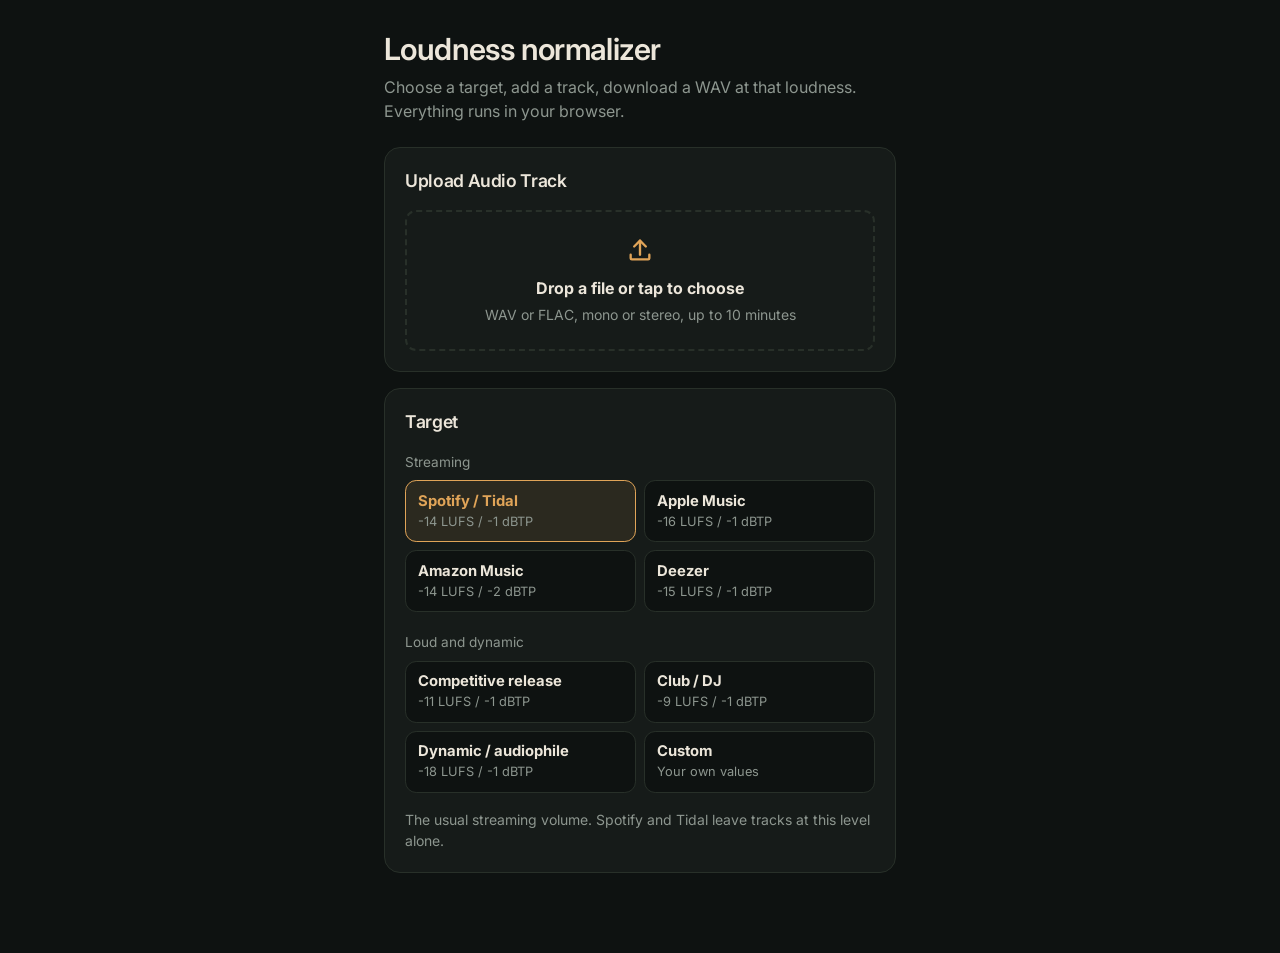
<file: normalizer.html>
<!doctype html>
<html lang="en">
<meta charset="utf-8">
<meta name="viewport" content="width=device-width,initial-scale=1">
<title>Loudness normalizer</title>
<link rel="icon" href="data:image/svg+xml,<svg xmlns=%22http://www.w3.org/2000/svg%22 viewBox=%220 0 100 100%22><text y=%22.9em%22 font-size=%2290%22>🎧</text></svg>">
<link rel="preconnect" href="https://fonts.googleapis.com">
<link rel="preconnect" href="https://fonts.gstatic.com" crossorigin>
<link rel="stylesheet" href="https://fonts.googleapis.com/css2?family=Inter:wght@400;500;600&display=swap">
<style>
:root{--bg:#0e1211;--panel:#161b19;--line:#283029;--text:#ece6da;--muted:#8d968f;--amber:#e0a458;--teal:#52d1b2;--r:.7rem;--rl:1rem;--h:2.75rem;--ring:0 0 0 3px rgba(224,164,88,.3);color-scheme:dark}
*{box-sizing:border-box;-webkit-tap-highlight-color:transparent}
*:focus{outline:none}
body{margin:0;background:var(--bg);color:var(--text);font:16px/1.5 "Inter",system-ui,-apple-system,"Segoe UI",sans-serif}
main{max-width:34rem;margin:0 auto;padding:2rem 1rem 4rem}
h1,h2,#gv{font-weight:600;letter-spacing:-.02em}
h1{font-size:1.9rem;line-height:1.15;margin:0 0 .5rem}
h2{font-size:1.1rem;margin:0 0 1rem}
p{margin:0}
.sub{color:var(--muted);margin-bottom:1.5rem}
button,input{font:inherit;color:inherit}
.i{width:20px;height:20px;fill:none;stroke:currentColor;stroke-width:2;stroke-linecap:round;stroke-linejoin:round;flex:none}

.card{background:var(--panel);border:1px solid var(--line);border-radius:var(--rl);padding:1.25rem;margin-bottom:1rem}

/* controls share one height, radius, border and focus treatment */
.tile,#drop,.btn{border-radius:var(--r);border:1px solid var(--line);transition:border-color .15s,box-shadow .15s,background .15s}
:is(input,button,a):focus-visible,#drop:focus-within{border-color:var(--amber);box-shadow:var(--ring)}

.glabel{color:var(--muted);font-size:.85rem;margin:1.25rem 0 .5rem}
.glabel:first-child{margin-top:0}
.grid{display:grid;grid-template-columns:1fr 1fr;gap:.5rem}
.tile{display:flex;flex-direction:column;gap:.1rem;text-align:left;background:var(--bg);padding:.65rem .75rem;cursor:pointer}
.tile b{font-size:.925rem;line-height:1.25}
.tile small{color:var(--muted);font-size:.8rem}
.tile:hover{border-color:var(--muted)}
.tile:disabled:not([aria-pressed=true]){opacity:.5;cursor:not-allowed}
.tile[aria-pressed=true]{border-color:var(--amber);background:rgba(224,164,88,.1)}
.tile[aria-pressed=true] b{color:var(--amber)}
#custom{display:grid;grid-template-columns:1fr 1fr;gap:.75rem;margin-top:1rem}
#custom label{color:var(--muted);font-size:.85rem}
#custom input{display:block;width:100%;margin-top:.25rem}
#custom .ends{display:flex;justify-content:space-between;color:var(--muted);font-size:.75rem;font-variant-numeric:tabular-nums}
#custom output{float:right;color:var(--text);font-variant-numeric:tabular-nums}
input[type=range]{appearance:none;height:1.5rem;padding:0;background:none;cursor:pointer}
input[type=range]::-webkit-slider-runnable-track{height:.35rem;border-radius:1rem;background:var(--line)}
input[type=range]::-moz-range-track{height:.35rem;border-radius:1rem;background:var(--line)}
input[type=range]::-webkit-slider-thumb{appearance:none;width:1rem;height:1rem;margin-top:-.325rem;border:0;border-radius:50%;background:var(--amber)}
input[type=range]::-moz-range-thumb{width:1rem;height:1rem;border:0;border-radius:50%;background:var(--amber)}
input[type=range]:focus-visible{box-shadow:none}
input[type=range]:focus-visible::-webkit-slider-thumb{box-shadow:var(--ring)}
input[type=range]:focus-visible::-moz-range-thumb{box-shadow:var(--ring)}
#note{color:var(--muted);font-size:.875rem;margin-top:1rem;min-height:2.7rem}

#drop{position:relative;display:flex;flex-direction:column;align-items:center;gap:.25rem;border-style:dashed;border-width:2px;padding:1.5rem 1rem;text-align:center;cursor:pointer}
#drop .i{width:28px;height:28px;color:var(--amber);margin-bottom:.5rem}
#drop b{max-width:100%;overflow:hidden;text-overflow:ellipsis;white-space:nowrap}
#drop small{color:var(--muted);font-size:.875rem}
#drop:hover{border-color:var(--muted)}
#drop.over{border-color:var(--amber);background:rgba(224,164,88,.08)}
#drop input{position:absolute;opacity:0;width:1px;height:1px}
#msg{color:var(--muted);font-size:.875rem;margin-top:.75rem}
#msg:empty{display:none}
#msg.err{color:#e58a6f}

.file{margin-bottom:1rem}
.file b{display:block;overflow:hidden;text-overflow:ellipsis;white-space:nowrap}
.file span{color:var(--muted);font-size:.875rem}
.file .i{width:1em;height:1em;vertical-align:-.15em}
.gain{display:flex;align-items:baseline;gap:.75rem;flex-wrap:wrap;margin-bottom:1rem}
#gv{font-size:2.5rem;line-height:1;color:var(--amber)}
#lim{color:var(--muted);font-size:.875rem}
table{width:100%;border-collapse:collapse;font-variant-numeric:tabular-nums}
th{color:var(--muted);font-weight:400;font-size:.85rem;text-align:right;padding-bottom:.5rem}
td{text-align:right;padding:.6rem 0;border-top:1px solid var(--line)}
th:first-child,td:first-child{text-align:left;color:var(--muted)}
td.r{color:var(--teal);font-weight:600}
td.na{color:var(--muted)}
th:not(:first-child),td:not(:first-child){padding-left:.75rem;padding-right:.75rem}
th:last-child,td:last-child{padding-right:0}
th:nth-child(n+3),td:nth-child(n+3){border-left:1px solid var(--line)}

.opts{margin:0}
hr{margin:0 0 1.25rem;border:0;border-top:1px solid var(--line)}
.opts label{display:flex;justify-content:space-between;align-items:center;gap:1rem;min-height:3.25rem;border-top:1px solid var(--line)}
input[type=checkbox]{appearance:none;flex:none;position:relative;width:2.6rem;height:1.5rem;margin:0;border-radius:1rem;background:var(--line);border:1px solid var(--line);cursor:pointer;transition:background .15s,border-color .15s,box-shadow .15s}
input[type=checkbox]::after{content:"";position:absolute;top:2px;left:2px;width:1.1rem;height:1.1rem;border-radius:50%;background:var(--text);transition:transform .15s,background .15s}
input[type=checkbox]:checked{background:var(--amber);border-color:var(--amber)}
input[type=checkbox]:checked::after{transform:translateX(1.1rem);background:#1a1409}

.btn{display:flex;align-items:center;justify-content:center;gap:.5rem;width:100%;height:var(--h);padding:0 1rem;font-weight:600;cursor:pointer;text-decoration:none;background:var(--amber);border-color:var(--amber);color:#1a1409}
.btn:hover{filter:brightness(1.08)}
.btn:disabled{opacity:.5;cursor:not-allowed}
input:disabled{opacity:.5;cursor:not-allowed}
.btn.alt{background:transparent;color:var(--amber);margin-top:.5rem}
.btn.alt:hover{background:rgba(224,164,88,.1);filter:none}

#plot{width:100%;height:9rem;display:block;margin-bottom:.6rem;border-radius:var(--r);background:var(--bg);border:1px solid var(--line)}
.key{display:flex;gap:1rem;flex-wrap:wrap;color:var(--muted);font-size:.8rem;margin-bottom:1rem}
.key i{display:inline-block;width:.8rem;height:.2rem;margin-right:.4rem;vertical-align:middle;border-radius:1px}
#tip{color:var(--amber);font-size:.875rem;margin-bottom:1rem}
#tip:empty{display:none}
audio{width:100%;height:var(--h);margin-top:.75rem;color-scheme:dark}
[hidden]{display:none!important}
</style>
<svg hidden>
  <symbol id="i-up" viewBox="0 0 24 24"><path d="M12 16V4"/><path d="m7 9 5-5 5 5"/><path d="M4 16v3a1 1 0 0 0 1 1h14a1 1 0 0 0 1-1v-3"/></symbol>
  <symbol id="i-down" viewBox="0 0 24 24"><path d="M12 4v12"/><path d="m7 11 5 5 5-5"/><path d="M4 16v3a1 1 0 0 0 1 1h14a1 1 0 0 0 1-1v-3"/></symbol>
  <symbol id="i-arrow" viewBox="0 0 24 24"><path d="M5 12h14"/><path d="m13 6 6 6-6 6"/></symbol>
  <symbol id="i-mix" viewBox="0 0 24 24"><path d="M4 7h10"/><path d="M18 7h2"/><circle cx="16" cy="7" r="2"/><path d="M4 17h2"/><path d="M10 17h10"/><circle cx="8" cy="17" r="2"/></symbol>
</svg>
<main>
<h1>Loudness normalizer</h1>
<p class="sub">Choose a target, add a track, download a WAV at that loudness. Everything runs in your browser.</p>

<section class="card">
  <h2>Upload Audio Track</h2>
  <label id="drop">
    <input id="file" type="file" accept=".wav,.flac">
    <svg class="i"><use href="#i-up"/></svg>
    <b id="dt">Drop a file or tap to choose</b>
    <small id="ds">WAV or FLAC, up to 15 minutes</small>
  </label>
  <p id="msg" role="status"></p>
</section>

<section class="card">
  <h2>Target</h2>
  <div id="presets" role="group" aria-label="Target preset"></div>
  <div id="custom" hidden>
    <label>Loudness (LUFS)<output id="tlv"></output><input id="tl" type="range" min="-30" max="-5" step="0.1" value="-14"></label>
    <label>Ceiling (dBTP)<output id="tcv"></output><input id="tc" type="range" min="-6" max="0" step="0.1" value="-1"></label>
  </div>
  <p id="note"></p>
</section>

<div id="out" hidden>
  <section class="card">
    <div class="file"><b id="name"></b><span id="fmt"></span></div>
    <div class="gain"><span id="gv"></span><span id="lim"></span></div>
    <p id="tip"></p>
    <canvas id="plot" role="img" aria-label="Short-term loudness over time, original and after normalizing"></canvas>
    <div class="key"><span><i style="background:var(--muted)"></i>Original</span><span><i style="background:var(--amber)"></i>After</span><span><i style="background:var(--teal)"></i>Target</span></div>
    <table>
      <thead><tr><th></th><th>Original</th><th>Target</th><th>Result</th></tr></thead>
      <tbody id="cmp"></tbody>
    </table>
    <div class="opts">
      <label id="nbl">Don't make quiet tracks louder<input id="noboost" type="checkbox"></label>
    </div>
    <hr>
    <button id="go" class="btn" type="button"><svg class="i"><use href="#i-mix"/></svg><span>Normalize</span></button>
    <a id="dl" class="btn alt" hidden><svg class="i"><use href="#i-down"/></svg><span>Download WAV</span></a>
    <audio id="pv" controls hidden aria-label="Preview of the normalized track"></audio>
  </section>
</div>
</main>

<script id="dsp" type="text/plain">
let S;
const db = x => 20 * Math.log10(x);
const maxOf = a => { let m = 0; for (let i = 0; i < a.length; i++) if (a[i] > m) m = a[i]; return m; };

// ITU-R BS.1770 K-weighting coefficients [b0,b1,b2,a1,a2]
function shelf(fs) {
  const Q = 0.7071752369554196, K = Math.tan(Math.PI * 1681.974450955533 / fs);
  const Vh = 10 ** (3.999843853973347 / 20), Vb = Vh ** 0.4996667741545416, a0 = 1 + K / Q + K * K;
  return [(Vh + Vb * K / Q + K * K) / a0, 2 * (K * K - Vh) / a0, (Vh - Vb * K / Q + K * K) / a0,
    2 * (K * K - 1) / a0, (1 - K / Q + K * K) / a0];
}
function highpass(fs) {
  const Q = 0.5003270373238773, K = Math.tan(Math.PI * 38.13547087602444 / fs), a0 = 1 + K / Q + K * K;
  return [1, -2, 1, 2 * (K * K - 1) / a0, (1 - K / Q + K * K) / a0];
}

// K-weighted energy per 100 ms hop, summed over channels. Filtering is the costly step, so it is done once per signal.
function energies(chs, fs) {
  const hop = Math.round(0.1 * fs), hops = Math.floor(chs[0].length / hop), e = new Float64Array(hops);
  const [a0, a1, a2, a3, a4] = shelf(fs), [c0, c1, c2, c3, c4] = highpass(fs);
  for (const c of chs) {
    let p1 = 0, p2 = 0, q1 = 0, q2 = 0, r1 = 0, r2 = 0, t1 = 0, t2 = 0;
    for (let k = 0; k < hops; k++) {
      let acc = 0;
      for (let i = k * hop, end = i + hop; i < end; i++) {
        const v = c[i], o = a0 * v + a1 * p1 + a2 * p2 - a3 * q1 - a4 * q2;
        p2 = p1; p1 = v; q2 = q1; q1 = o;
        const y = c0 * o + c1 * r1 + c2 * r2 - c3 * t1 - c4 * t2;
        r2 = r1; r1 = o; t2 = t1; t1 = y;
        acc += y * y;
      }
      e[k] += acc;
    }
  }
  return { e, hop };
}

// Integrated loudness (gated), loudness range and short-term curve from hop energies. Cheap: no filtering.
function measure(e, hop) {
  const hops = e.length, cs = new Float64Array(hops + 1);
  for (let k = 0; k < hops; k++) cs[k + 1] = cs[k] + e[k];
  const L = v => -0.691 + 10 * Math.log10(v), mean = a => a.reduce((p, c) => p + c, 0) / a.length;
  const blocks = n => {
    const nb = Math.min(n, hops), z = [];
    for (let k = 0; k + nb <= hops; k++) z.push((cs[k + nb] - cs[k]) / (nb * hop));
    return z;
  };
  const gate = (z, rel) => {
    const g = z.filter(v => L(v) > -70);
    if (!g.length) return [];
    const r = L(mean(g)) + rel;
    return g.filter(v => L(v) > r);
  };
  const b30 = blocks(30), m = gate(blocks(4), -10), st = gate(b30, -20).map(L).sort((a, b) => a - b);
  // EBU Tech 3342: 10th to 95th percentile of the gated short-term values, linearly interpolated.
  // Needs at least one full 3 s window; shorter files have no defined range.
  const q = p => { const x = p * (st.length - 1), i = Math.floor(x); return st[i] + (st[Math.min(i + 1, st.length - 1)] - st[i]) * (x - i); };
  return { lufs: m.length ? L(mean(m)) : -Infinity, lra: st.length && hops >= 30 ? q(0.95) - q(0.1) : 0, curve: b30.map(L) };
}

function loudness(chs, fs) {
  const { e, hop } = energies(chs, fs);
  return { ...measure(e, hop), e, hop };
}

// Downsample a loudness curve to <=240 points for drawing (silence clamps to -70)
function ds(a) {
  const n = Math.min(a.length, 240), o = [];
  for (let i = 0; i < n; i++) {
    const s = Math.floor(i * a.length / n), e = Math.max(s + 1, Math.floor((i + 1) * a.length / n));
    let t = 0; for (let j = s; j < e; j++) t += Math.max(-70, a[j]);
    o.push(t / (e - s));
  }
  return o;
}

// True peak by 4x oversampling: the 48-tap polyphase FIR from ITU-R BS.1770-4 Annex 2 (4 phases x 12 taps).
// The four phases sit between samples, so the sample itself is also checked: the result is never below the sample peak.
// pk[i] is the largest magnitude among those four points, max across channels. Zero outside the file.
const TP = new Float64Array([
  0.0017089843750, 0.0109863281250, -0.0196533203125, 0.0332031250000, -0.0594482421875, 0.1373291015625, 0.9721679687500, -0.1022949218750, 0.0476074218750, -0.0266113281250, 0.0148925781250, -0.0083007812500,
  -0.0291748046875, 0.0292968750000, -0.0517578125000, 0.0891113281250, -0.1665039062500, 0.4650878906250, 0.7797851562500, -0.2003173828125, 0.1015625000000, -0.0582275390625, 0.0330810546875, -0.0189208984375,
  -0.0189208984375, 0.0330810546875, -0.0582275390625, 0.1015625000000, -0.2003173828125, 0.7797851562500, 0.4650878906250, -0.1665039062500, 0.0891113281250, -0.0517578125000, 0.0292968750000, -0.0291748046875,
  -0.0083007812500, 0.0148925781250, -0.0266113281250, 0.0476074218750, -0.1022949218750, 0.9721679687500, 0.1373291015625, -0.0594482421875, 0.0332031250000, -0.0196533203125, 0.0109863281250, 0.0017089843750]);
// The published taps sum to 0.97-0.99 per phase, which reads up to 0.25 dB low; scale each phase to unity DC gain
for (let b = 0; b < 48; b += 12) { let g = 0; for (let j = 0; j < 12; j++) g += TP[b + j]; for (let j = 0; j < 12; j++) TP[b + j] /= g; }
function peaks(chs) {
  const N = chs[0].length, pk = new Float32Array(N);
  for (const c of chs) for (let i = 0; i < N; i++) {
    const fast = i >= 5 && i + 6 < N;
    let m = Math.abs(c[i]);
    for (let b = 0; b < 48; b += 12) {
      let a = 0;
      if (fast) for (let j = 0; j < 12; j++) a += TP[b + j] * c[i + 6 - j];
      else for (let j = 0; j < 12; j++) a += TP[b + j] * (c[i + 6 - j] || 0);
      if (a < 0) a = -a;
      if (a > m) m = a;
    }
    if (m > pk[i]) pk[i] = m;
  }
  return pk;
}

// 5 ms look-ahead attack, 50 ms release. Null when the ceiling is never exceeded.
function limiterGain(pk, G, ceil, fs) {
  const N = pk.length, L = Math.max(1, Math.round(0.005 * fs)), g = new Float32Array(N);
  let over = false;
  for (let i = 0; i < N; i++) {
    const m = pk[i] * G;
    if (m > ceil) { g[i] = ceil / m; over = true; } else g[i] = 1;
  }
  if (!over) return null;
  const gm = new Float32Array(N), dq = new Int32Array(N);
  let h = 0, t = 0;
  for (let i = N - 1; i >= 0; i--) {
    while (t > h && g[dq[t - 1]] >= g[i]) t--;
    dq[t++] = i;
    while (dq[h] > i + L) h++;
    gm[i] = g[dq[h]];
  }
  let s = 0, r = 1;
  const k = 1 - Math.exp(-1 / (0.05 * fs));
  for (let i = 0; i < N; i++) {
    s += gm[i];
    if (i > L) s -= gm[i - L - 1];
    r = Math.min(s / Math.min(i + 1, L + 1), r + (1 - r) * k);
    g[i] = r;
  }
  return g;
}

function wav(chs, fs) {
  const n = chs[0].length, c = chs.length, len = n * c * 3, m = 8388607;
  const buf = new ArrayBuffer(44 + len), v = new DataView(buf);
  const str = (o, t) => { for (let i = 0; i < t.length; i++) v.setUint8(o + i, t.charCodeAt(i)); };
  str(0, 'RIFF'); v.setUint32(4, 36 + len, true); str(8, 'WAVEfmt ');
  v.setUint32(16, 16, true); v.setUint16(20, 1, true); v.setUint16(22, c, true);
  v.setUint32(24, fs, true); v.setUint32(28, fs * c * 3, true); v.setUint16(32, c * 3, true);
  v.setUint16(34, 24, true); str(36, 'data'); v.setUint32(40, len, true);
  let o = 44;
  for (let i = 0; i < n; i++) for (let k = 0; k < c; k++) {
    let x = Math.round(chs[k][i] * m);
    x = x > m ? m : x < -m - 1 ? -m - 1 : x;
    v.setUint8(o, x & 255); v.setUint8(o + 1, (x >> 8) & 255); v.setUint8(o + 2, (x >> 16) & 255); o += 3;
  }
  return buf;
}

// Gain, limit, re-measure; corrects for limiter loss and true-peak overshoot.
// With no limiting the result is exact from cached hop energies and peaks (gain is linear), so nothing is re-filtered.
function run(o) {
  const { chs, pk, fs, e, hop, pm } = S, N = chs[0].length, out = chs.map(() => new Float32Array(N));
  const apply = (G, g) => {
    for (let k = 0; k < out.length; k++) { const c = chs[k], r = out[k]; for (let i = 0; i < N; i++) r[i] = c[i] * G * (g ? g[i] : 1); }
  };
  let G = 10 ** ((o.lufs - S.lufs) / 20);
  if (o.noBoost) G = Math.min(G, 1);
  const cap = Math.min(G * 4, o.noBoost ? 1 : Infinity);
  let ceil = 10 ** (o.tp / 20), res, tp, g;
  for (let pass = 1; pass <= 5; pass++) {
    g = limiterGain(pk, G, ceil, fs);
    if (g) {
      postMessage({ type: 'status', text: `Limiting, pass ${pass} of up to 5...` });
      apply(G, g);
      res = loudness(out, fs);
      tp = db(maxOf(peaks(out)));
    } else {
      res = measure(e.map(v => v * G * G), hop);
      tp = db(pm * G);
    }
    if (tp - o.tp > 0.02) ceil *= 10 ** (-(tp - o.tp) / 20);
    else if (g && Math.abs(o.lufs - res.lufs) > 0.05 && G < cap) G = Math.min(G * 10 ** ((o.lufs - res.lufs) / 20), cap);
    else break;
  }
  if (!g) apply(G, null);
  // If five passes were not enough, trim the whole output so the ceiling is always held
  let trim = 0;
  if (tp - o.tp > 0.005) {
    trim = tp - o.tp; const k = 10 ** (-trim / 20);
    for (const r of out) for (let i = 0; i < N; i++) r[i] *= k;
    tp = o.tp; res = { ...res, lufs: res.lufs - trim, curve: res.curve.map(v => v - trim) };
  }
  let reduction = 0;
  if (g) { let m = 1; for (let i = 0; i < N; i++) if (g[i] < m) m = g[i]; reduction = -db(m); }
  postMessage({ type: 'status', text: 'Encoding WAV...' });
  const buf = wav(out, fs);
  return { type: 'done', job: o.job, buf, lufs: res.lufs, lra: res.lra, tp, reduction, trim, curve: ds(res.curve) };
}

onmessage = ({ data: d }) => {
  try {
    if (d.type === 'analyze') {
      const r = loudness(d.chs, d.fs), pk = peaks(d.chs), pm = maxOf(pk);
      S = { chs: d.chs, pk, pm, fs: d.fs, lufs: r.lufs, e: r.e, hop: r.hop };
      postMessage({ type: 'analyzed', job: d.job, lufs: r.lufs, lra: r.lra, tp: db(pm), curve: ds(r.curve) });
    } else { const r = run(d); postMessage(r, [r.buf]); }
  } catch (e) { postMessage({ type: 'error', job: d.job, text: String(e.message || e) }); }
};
</script>
<script>
const $ = s => document.querySelector(s);
const n1 = v => isFinite(v) ? (Math.abs(v) < 0.05 ? '0.0' : v.toFixed(1)) : '-inf';
const EXT = /\.(wav|flac)$/i;

const PRESETS = [
  { g: 'Streaming', id: 'stream', name: 'Spotify / Tidal', lufs: -14, tp: -1, note: 'The usual streaming volume. Spotify and Tidal leave tracks at this level alone.' },
  { g: 'Streaming', id: 'apple', name: 'Apple Music', lufs: -16, tp: -1, note: 'Apple Music adjusts tracks to about this volume.' },
  { g: 'Streaming', id: 'amazon', name: 'Amazon Music', lufs: -14, tp: -2, note: 'Same volume as Spotify, with a little extra margin against distortion.' },
  { g: 'Streaming', id: 'deezer', name: 'Deezer', lufs: -15, tp: -1, note: 'Deezer adjusts tracks to about this volume.' },
  { g: 'Loud and dynamic', id: 'rel', name: 'Competitive release', lufs: -11, tp: -1, note: 'Louder than streaming, but not squashed. Platforms will turn it down.' },
  { g: 'Loud and dynamic', id: 'club', name: 'Club / DJ', lufs: -9, tp: -1, note: 'Very loud. Tracks with big quiet-to-loud swings may sound squashed.' },
  { g: 'Loud and dynamic', id: 'dyn', name: 'Dynamic / audiophile', lufs: -18, tp: -1, note: 'Quieter, with room for loud and soft parts. Streaming services will turn it up.' },
  { g: 'Loud and dynamic', id: 'custom', name: 'Custom', spec: 'Your own values', note: 'Set your own loudness and ceiling.' },
];

const store = {
  get: k => { try { return localStorage.getItem(k); } catch { return null; } },
  set: (k, v) => { try { localStorage.setItem(k, v); } catch {} },
};
let sel = PRESETS.find(p => p.id === store.get('ln_preset')) || PRESETS[0];
let src = null, res = null, dlUrl = null, busy = false, loading = false, gen = 0;

const DSP_URL = URL.createObjectURL(new Blob([$('#dsp').textContent], { type: 'text/javascript' }));
let worker;
const target = () => sel.id === 'custom' ? { lufs: +$('#tl').value, tp: +$('#tc').value } : sel;
const msg = (t, err) => { const m = $('#msg'); m.textContent = t; m.className = err ? 'err' : ''; };

// Sample rate, bit depth and length from the header (0 when unknown). RIFF chunks are walked, since
// JUNK, bext or LIST chunks can precede 'fmt ' and move the fields.
// Source bit depth, for the file info line (exports are always 24-bit)
const outBits = b => b >= 32 ? 32 : b > 16 ? 24 : b > 0 ? 16 : 24;
function sniff(u) {
  const none = { rate: 0, dur: 0, bits: 0, ch: 0 };
  if (u.length < 32) return none;
  const dv = new DataView(u.buffer, u.byteOffset, u.byteLength);
  const tag = o => String.fromCharCode(u[o], u[o + 1], u[o + 2], u[o + 3]);
  let rate = 0, dur = 0, bits = 0, ch = 0;
  if (tag(0) === 'fLaC') {
    rate = u[18] << 12 | u[19] << 4 | u[20] >> 4;
    bits = ((u[20] & 1) << 4 | u[21] >> 4) + 1;
    ch = (u[20] >> 1 & 7) + 1;
    dur = rate ? ((u[21] & 15) * 2 ** 32 + dv.getUint32(22)) / rate : 0;
  } else if (tag(0) === 'RIFF' || tag(0) === 'RF64') {
    let br = 0;
    for (let o = 12; o + 8 <= u.length;) {
      const id = tag(o), size = dv.getUint32(o + 4, true);
      if (id === 'fmt ' && o + 24 <= u.length) {
        rate = dv.getUint32(o + 12, true); br = dv.getUint32(o + 16, true); bits = dv.getUint16(o + 22, true); ch = dv.getUint16(o + 10, true);
        let ft = dv.getUint16(o + 8, true);
        if (ft === 0xFFFE && o + 34 <= u.length) ft = dv.getUint16(o + 32, true); // extensible: real format is in the sub-format GUID
        if (ft === 3) bits = 32; // IEEE float
      }
      if (id === 'data') { dur = br ? Math.min(size, u.length - o - 8) / br : 0; break; }
      o += 8 + size + (size & 1);
    }
  }
  const ok = rate >= 8000 && rate <= 384000;
  return { rate: ok ? rate : 0, dur: ok ? dur : 0, bits, ch };
}

// Limits scale with the device: phones and low-memory machines get less headroom than desktops
const LOW = matchMedia('(pointer: coarse)').matches || (navigator.deviceMemory || 8) <= 4;
const MAX_SEC = (LOW ? 10 : 15) * 60, MAX_BYTES = (LOW ? 350 : 500) * 2 ** 20;
const clock = t => { const n = Math.round(t); return `${Math.floor(n / 60)}:${String(n % 60).padStart(2, '0')}`; };
const HINT = `WAV or FLAC, mono or stereo, up to ${MAX_SEC / 60} minutes`;

const noMulti = n => msg(`That file has ${n} channels. Only mono and stereo files are supported.`, true);
const tooLong = t => msg(`That track is ${clock(t)} long. The limit is ${MAX_SEC / 60} minutes${LOW ? ' on this device' : ''}.`, true);

function cells(tr, list) {
  tr.replaceChildren(...list.map(([text, cls]) => {
    const td = document.createElement('td');
    td.textContent = text; if (cls) td.className = cls;
    return td;
  }));
}

function draw(gain) {
  const cv = $('#plot'), w = cv.clientWidth, h = cv.clientHeight;
  if (!src || !src.curve || !w) return;
  const dpr = devicePixelRatio || 1, g = cv.getContext('2d');
  cv.width = w * dpr; cv.height = h * dpr; g.scale(dpr, dpr);
  const css = getComputedStyle(document.documentElement), col = n => css.getPropertyValue(n).trim();
  const lo = -50, hi = -5, pad = 6, t = target();
  const X = (i, n) => pad + (w - 2 * pad) * i / Math.max(1, n - 1);
  const Y = v => h - pad - (h - 2 * pad) * (Math.max(lo, Math.min(hi, v)) - lo) / (hi - lo);
  const hline = (v, c, dash) => { g.beginPath(); g.setLineDash(dash); g.strokeStyle = c; g.lineWidth = 1; g.moveTo(0, Y(v)); g.lineTo(w, Y(v)); g.stroke(); g.setLineDash([]); };
  g.font = '11px Inter,system-ui,sans-serif'; g.fillStyle = col('--muted');
  for (const v of [-40, -30, -20, -10]) { hline(v, col('--line'), []); g.fillText(v, 4, Y(v) - 3); }
  hline(t.lufs, col('--teal'), [4, 4]);
  const trace = (a, c, lw, alpha) => {
    g.beginPath(); g.globalAlpha = alpha; g.strokeStyle = c; g.lineWidth = lw; g.lineJoin = 'round';
    if (a.length === 1) a = [a[0], a[0]]; // a file under 3 s has one short-term value: draw it flat
    a.forEach((v, i) => i ? g.lineTo(X(i, a.length), Y(v)) : g.moveTo(X(i, a.length), Y(v)));
    g.stroke(); g.globalAlpha = 1;
  };
  trace(src.curve, col('--muted'), 1.5, 1);
  if (res) trace(res.curve, col('--amber'), 2, 1);
  else trace(src.curve.map(v => v + gain), col('--amber'), 2, .4); // preview of the gain before processing
}

// Release the WAV blob and detach it from the player and download link
function freeResult() {
  if (dlUrl) { URL.revokeObjectURL(dlUrl); dlUrl = null; }
  const pv = $('#pv'); pv.pause(); pv.removeAttribute('src'); pv.load();
  $('#dl').removeAttribute('href');
}

function render() {
  document.querySelectorAll('#presets .tile').forEach(b => { b.setAttribute('aria-pressed', b.p === sel); b.disabled = busy; });
  $('#tl').disabled = $('#tc').disabled = busy;
  $('#note').textContent = sel.note;
  $('#custom').hidden = sel.id !== 'custom';
  $('#tlv').textContent = $('#tl').value;
  $('#tcv').textContent = $('#tc').value;
  $('#dl').hidden = !res;
  $('#pv').hidden = !res;
  if (!res && dlUrl) freeResult(); // preset, ceiling or bit depth changed: drop the old WAV now
  const locked = !!res;
  $('#go').disabled = busy || locked;
  $('#go span').textContent = locked ? 'Change a setting to normalize again' : 'Normalize';
  $('#noboost').disabled = busy || locked;
  if (!src) return;
  const t = target(), boost = !$('#noboost').checked;
  const gain = boost ? t.lufs - src.lufs : Math.min(0, t.lufs - src.lufs);
  $('#nbl').hidden = t.lufs <= src.lufs;
  const ch = src.ch;
  $('#name').textContent = src.name;
  // numbers only, so innerHTML is safe here
  $('#fmt').innerHTML = `${src.fs / 1000} kHz${src.out !== src.fs ? ` <svg class="i" role="img" aria-label="to"><use href="#i-arrow"/></svg> ${src.out / 1000} kHz` : ''}, ${src.bits === 32 ? '32-bit float' : src.bits + '-bit'}, ${ch === 1 ? 'mono' : 'stereo'}, ${clock(src.dur)}`;
  $('#gv').textContent = (gain >= 0.05 ? '+' : '') + n1(gain) + ' dB';
  $('#lim').textContent = src.tp + gain > t.tp ? 'gain needed. Limiter engages to hold the ceiling.' : 'gain needed. No limiting required.';
  const tips = [];
  if (src.tp > 0) tips.push('The original already peaks above 0 dBTP.');
  if (gain >= 9) tips.push('Big boost: expect heavy limiting.');
  if (src.lra > 10 && t.lufs > -12) tips.push('This track is very dynamic. A loud target will squash it.');
  $('#tip').textContent = tips.join(' ');
  draw(gain);
  const na = ['-', 'na'];
  const table = [
    ['Loudness (LUFS)', [n1(src.lufs)], [String(t.lufs)], res ? [n1(res.lufs), 'r'] : na],
    ['True peak (dBTP)', [n1(src.tp)], [String(t.tp)], res ? [n1(res.tp), 'r'] : na],
    ['Loudness range (LU)', [n1(src.lra)], na, res ? [n1(res.lra), 'r'] : na],
  ];
  $('#cmp').replaceChildren(...table.map(([label, ...rest]) => {
    const tr = document.createElement('tr');
    cells(tr, [[label], ...rest]);
    return tr;
  }));
}

async function decode(data, rate) {
  let ctx;
  try { ctx = new AudioContext(rate ? { sampleRate: rate } : undefined); } catch { ctx = new AudioContext(); }
  try { return await ctx.decodeAudioData(data); } finally { ctx.close(); }
}

async function load(file) {
  if (busy || loading) return msg('Wait for the current job to finish.', true);
  if (!EXT.test(file.name)) return msg('Unsupported file. Use WAV or FLAC.', true);
  if (file.size > MAX_BYTES) return msg(`That file is ${Math.round(file.size / 2 ** 20)} MB. The limit is ${MAX_BYTES / 2 ** 20} MB${LOW ? ' on this device' : ''}.`, true);
  const id = `${file.name}|${file.size}|${file.lastModified}`;
  if (src && src.id === id) return msg('That file is already loaded.', true);
  loading = true; msg('Reading file...');
  try {
    const bytes = new Uint8Array(await file.arrayBuffer()), { rate, dur, bits, ch } = sniff(bytes);
    const magic = String.fromCharCode(...bytes.subarray(0, 4));
    if (!['RIFF', 'RF64', 'fLaC'].includes(magic)) return msg('That is not a WAV or FLAC file. AIFF is not supported.', true);
    if (ch > 2) return noMulti(ch);
    if (dur > MAX_SEC) return tooLong(dur);
    // Decode at the file's own sample rate: no resampling
    const buf = await decode(bytes.buffer, rate);
    if (buf.duration > MAX_SEC) return tooLong(buf.duration); // backstop when the header has no length
    if (buf.numberOfChannels > 2) return noMulti(buf.numberOfChannels);
    if (buf.length * buf.numberOfChannels > MAX_SEC * 96000 * 2) return msg(`At ${buf.sampleRate / 1000} kHz that file is too large to process${LOW ? ' on this device' : ''}. Try a shorter file.`, true);
    const fs = rate || buf.sampleRate;
    const chs = Array.from({ length: buf.numberOfChannels }, (_, i) => buf.getChannelData(i).slice());
    // Only now replace the previous track, so a rejected file leaves the old result in place
    $('#out').hidden = true; res = null; freeResult();
    $('#dt').textContent = 'Drop a file or tap to choose'; $('#ds').textContent = HINT;
    src = { name: file.name, id, fs, ch: chs.length, dur: buf.duration, out: buf.sampleRate, bits: outBits(bits) };
    msg('Analyzing...');
    worker.postMessage({ type: 'analyze', job: ++gen, chs, fs: buf.sampleRate }, chs.map(c => c.buffer));
  } catch { msg('Could not decode that file. Check that it is a valid WAV or FLAC.', true); }
  finally { loading = false; }
}

function normalize() {
  const t = target();
  if (loading) return msg('Still reading the new file.', true);
  if (busy || res) return;
  if (!isFinite(t.lufs) || !isFinite(t.tp)) return msg('Enter a target LUFS and ceiling.', true);
  busy = true; res = null; $('#go').disabled = true; render();
  msg('Normalizing...');
  worker.postMessage({ job: gen, lufs: t.lufs, tp: t.tp, noBoost: $('#noboost').checked });
}

const onWorkerError = e => {
  // The worker's cached analysis dies with it, so drop the track and start a fresh worker
  if (e.preventDefault) e.preventDefault();
  busy = false; src = null; res = null; freeResult();
  $('#out').hidden = true; $('#dt').textContent = 'Drop a file or tap to choose'; $('#ds').textContent = HINT;
  worker.terminate(); spawn();
  render(); msg('Processing failed: ' + (e.message || 'the audio worker stopped') + '. Choose the file again.', true);
};
const onWorkerMessage = ({ data: d }) => {
  if (d.type === 'status') return msg(d.text);
  if (d.job !== gen) return; // reply to a file that has since been replaced
  if (d.type === 'error') {
    busy = false; if (src && src.lufs === undefined) src = null; // failed analysis must not block re-choosing the same file
    render(); return msg('Processing failed: ' + d.text, true);
  }
  if (d.type === 'analyzed') {
    if (!isFinite(d.lufs)) { const short = src.dur < 0.1; src = null; return msg(short ? 'That file is too short to measure.' : 'This track is silent.', true); }
    Object.assign(src, d);
    $('#dt').textContent = src.name;
    $('#ds').textContent = 'Tap to choose another file';
    $('#out').hidden = false;
    msg(''); render();
    return;
  }
  busy = false; $('#go').disabled = false;
  freeResult();
  dlUrl = URL.createObjectURL(new Blob([d.buf], { type: 'audio/wav' }));
  const t = target(), a = $('#dl');
  a.href = dlUrl; $('#pv').src = dlUrl;
  a.download = `${src.name.replace(/\.[^.]+$/, '')}_${t.lufs}LUFS.wav`;
  const { buf, ...rest } = d; res = rest; // the WAV lives in the blob only; don't keep a second copy
  render();
  const parts = [];
  if (!$('#nbl').hidden && $('#noboost').checked) parts.push(`Left at ${n1(d.lufs)} LUFS: the track is already quieter than the target.`);
  else if (t.lufs - d.lufs > 0.3) parts.push(`Reached ${n1(d.lufs)} LUFS. Holding the ceiling at this target needs more limiting than is safe.`);
  if (d.reduction) parts.push(`Limiter reduced peaks by up to ${n1(d.reduction)} dB.`);
  if (d.trim > 0.05) parts.push(`Peaks overshot, so the level was trimmed ${n1(d.trim)} dB to hold the ceiling.`);
  msg(parts.join(' '));
};

function spawn() { worker = new Worker(DSP_URL); worker.onerror = onWorkerError; worker.onmessage = onWorkerMessage; }
spawn();

const groups = {};
PRESETS.forEach(p => {
  if (!groups[p.g]) {
    const label = Object.assign(document.createElement('p'), { className: 'glabel', textContent: p.g });
    groups[p.g] = Object.assign(document.createElement('div'), { className: 'grid' });
    $('#presets').append(label, groups[p.g]);
  }
  const b = document.createElement('button'), name = document.createElement('b'), spec = document.createElement('small');
  b.type = 'button'; b.className = 'tile'; b.p = p;
  name.textContent = p.name;
  spec.textContent = p.spec || `${p.lufs} LUFS / ${p.tp} dBTP`;
  b.append(name, spec);
  b.onclick = () => { if (p === sel) return; sel = p; res = null; store.set('ln_preset', p.id); render(); };
  groups[p.g].append(b);
});
// smallest and largest value under each slider, read from its own min/max
document.querySelectorAll('#custom input').forEach(i => {
  const e = document.createElement('span');
  e.className = 'ends'; e.append(...[i.min, i.max].map(v => Object.assign(document.createElement('span'), { textContent: v })));
  i.after(e);
});
['#tl', '#tc'].forEach(s => {
  const k = 'ln_' + s.slice(1), v = store.get(k);
  if (v) $(s).value = v;
  $(s).addEventListener('input', () => { store.set(k, $(s).value); res = null; render(); });
});
$('#noboost').onchange = render;
addEventListener('resize', () => render());
['dragover', 'drop'].forEach(n => addEventListener(n, e => e.preventDefault())); // a miss must not navigate to the file
$('#go').onclick = normalize;
$('#file').onchange = e => { const f = e.target.files[0]; e.target.value = ''; if (f) load(f); };
const drop = $('#drop');
['dragenter', 'dragover'].forEach(n => drop.addEventListener(n, e => { e.preventDefault(); drop.classList.add('over'); }));
['dragleave', 'drop'].forEach(n => drop.addEventListener(n, e => { e.preventDefault(); drop.classList.remove('over'); }));
drop.addEventListener('drop', e => e.dataTransfer.files[0] && load(e.dataTransfer.files[0]));
$('#ds').textContent = HINT;
render();
</script>
</file>
<file: style.css>
@font-face {
  font-family: 'Inter Fallback';
  src: local('Arial');
  size-adjust: 107.4%;
  ascent-override: 90.2%;
  descent-override: 22.5%;
  line-gap-override: 0%;
}

:root {

  --bg:        #0a0a0a;
  --surface:   #121212;
  --surface-h: #1a1a1a;
  --surface-2: #242424;
  --border:    rgba(255,255,255,.09);
  --border-h:  rgba(255,255,255,.18);
  --rail:      #2a2a2a;

  --text-0:    #c9c9c9;
  --text-song: #b3b3b3;
  --text-1:    #b8b8b8;
  --text-2:    #8c8c8c;
  --text-3:    #707070;

  --accent:      #2F80ED;
  --accent-on:   #dbe6fa;
  --accent-soft: rgba(47,128,237,.14);
  --accent-mid:  rgba(47,128,237,.24);
  --accent-edge: rgba(47,128,237,.48);
  --blue:        #2F80ED;

  --c-green:  #5FCF80;
  --c-red:    #F06B6B;
  --c-cyan:   #5CC8DC;
  --c-purple: #A78BFA;
  --c-orange: #F59E5B;

  --veil:       rgba(10,10,10,.94);
  --shadow-md:  0 16px 40px rgba(0,0,0,.6);

  --check: url("data:image/svg+xml,%3Csvg xmlns='http://www.w3.org/2000/svg' viewBox='0 0 24 24' fill='none' stroke='%23dbe6fa' stroke-width='3.5' stroke-linecap='round' stroke-linejoin='round'%3E%3Cpath d='M20 6 9 17l-5-5'/%3E%3C/svg%3E");

  --s1: 0.25rem;
  --s2: 0.5rem;
  --s3: 0.75rem;
  --s4: 1rem;
  --s5: 1.5rem;
  --s6: 2.5rem;

  --t-xs: 0.625rem;
  --t-sm: 0.71875rem;
  --t-md: 0.8125rem;
  --t-lg: 0.9375rem;
  --t-xl: 1.125rem;

  --font: 'Inter', 'Inter Fallback', system-ui, -apple-system, 'Segoe UI', Roboto,
          'Helvetica Neue', Arial, sans-serif,
          'Apple Color Emoji', 'Segoe UI Emoji', 'Noto Color Emoji';

  --r-sm: 0.375rem;
  --r:    0.5rem;
  --r-lg: 0.625rem;

  --ctrl-h:  2.75rem;
  --ctrl-sm: 1.875rem;

  --ease: .16s ease;

  --layout-max: 52.5rem;
  --prose-max:  38rem;
  --gutter:     1rem;
  --row-x:      1rem;
  --num-w:      1.5rem;
  --edge: max(var(--gutter), calc((100% - var(--layout-max)) / 2 + var(--gutter)));

  --row-h:    3.25rem;
  --tl-gap:   1.625rem;
  --tl-dot:   0.875rem;

  --play:     2rem;
  --nav-h:    3.5rem;
  --player-h: 4rem;
  --inset-t:  env(safe-area-inset-top, 0px);
  --inset-b:  env(safe-area-inset-bottom, 0px);
  --inset-l:  env(safe-area-inset-left, 0px);
  --inset-r:  env(safe-area-inset-right, 0px);

  --z-nav: 100; --z-drop: 110; --z-player: 200; --z-song-d: 400;
}

@media (min-width: 48rem) {
  :root {
    --t-xs: 0.75rem;
    --t-sm: 0.875rem;
    --t-md: 1rem;
    --t-lg: 1.125rem;
    --t-xl: 1.5rem;
  }
}

*, *::before, *::after {
  box-sizing: border-box;
  margin: 0; padding: 0;
  -webkit-tap-highlight-color: transparent;
}
html { font-size: 90%; background: var(--bg); scroll-behavior: smooth; overflow-x: hidden; }
body {
  background: var(--bg);
  color: var(--text-1);
  font: 400 var(--t-md)/1.5 var(--font);
  font-optical-sizing: auto;
  font-synthesis: none;
  -webkit-text-size-adjust: 100%;
  text-size-adjust: 100%;
  -webkit-font-smoothing: antialiased;
  -moz-osx-font-smoothing: grayscale;
  min-height: 100dvh;
  overflow-x: hidden;
  padding-bottom: calc(var(--s6) + var(--inset-b));
}
body:has(.global-player:not([hidden])) {
  padding-bottom: calc(var(--player-h) + var(--s6) + var(--inset-b));
}

button, input { font: inherit; color: inherit; }
button { border: 0; }

:focus-visible { outline: 2px solid var(--accent); outline-offset: 2px; }
.era-row:focus-visible,
.nav-dropdown-item:focus-visible,
.filter-item:focus-visible,
.song-dropdown-item:focus-visible { outline-offset: -2px; }

.sr-only {
  position: absolute; width: 1px; height: 1px;
  margin: -1px; overflow: hidden;
  clip: rect(0,0,0,0); white-space: nowrap; border: 0;
}
.skip-link { position: absolute; left: -9999px; }
.skip-link:focus {
  position: fixed; top: var(--s2); left: var(--s2); z-index: 9999;
  padding: var(--s2) var(--s3);
  background: var(--surface-2); color: var(--text-1);
  border-radius: var(--r);
  font-size: var(--t-sm); text-decoration: none;
}

/* ── Buttons ─────────────────────────────────────────── */
.nav-dropdown-btn, .filter-dots-btn,
.song-link-btn, .song-play-btn, .song-dropdown-btn, .note-toggle, .retry-btn {
  display: inline-flex; align-items: center; justify-content: center;
  gap: var(--s1);
  height: var(--ctrl-sm);
  padding: 0 var(--s3);
  background: var(--surface-2);
  border-radius: 99px;
  color: var(--text-2);
  font-size: var(--t-sm); font-weight: 500; line-height: 1;
  text-decoration: none; white-space: nowrap;
  cursor: pointer; user-select: none;
  transition: background var(--ease), border-color var(--ease), color var(--ease);
}
.song-link-btn:hover, .song-dropdown-btn:hover, .note-toggle:hover,
.song-dropdown-btn[aria-expanded="true"] {
  background: #303030; color: var(--text-0);
}

.song-play-btn, .retry-btn {
  color: var(--accent); background: var(--accent-soft);
  box-shadow: inset 0 0 0 1px var(--accent-edge);
}
.song-play-btn:hover, .retry-btn:hover { background: var(--accent-mid); }
.retry-btn { height: var(--ctrl-h); padding: 0 var(--s5); font-size: var(--t-md); }

/* search-field-style controls */
.nav-dropdown-btn, .filter-dots-btn {
  height: var(--ctrl-h);
  background: var(--surface);
  border: 1px solid var(--border);
  border-radius: var(--r);
  color: var(--text-0);
}
.nav-dropdown-btn:hover, .filter-dots-btn:hover { background: var(--surface-h); }
.nav-dropdown-btn[aria-expanded="true"], .filter-dots-btn[aria-expanded="true"] {
  background: var(--surface); border-color: var(--accent); color: var(--accent);
}

.filter-dots-btn { width: var(--ctrl-h); padding: 0; }
.filter-dots-btn svg { width: 1.25rem; height: 1.25rem; }

.nav-dropdown-btn {
  width: 100%; justify-content: space-between;
  padding: 0 var(--s4);
  font-size: var(--t-sm); font-weight: 600;
  letter-spacing: .14em; text-transform: uppercase;
}

.dropdown-chevron, .era-chevron {
  width: .875rem; height: .875rem; flex-shrink: 0;
  transition: transform var(--ease);
}
.nav-dropdown-btn .dropdown-chevron { width: 1.125rem; height: 1.125rem; }
.song-link-btn svg { width: .75rem; height: .75rem; }
.era-chevron { color: var(--text-3); }
[aria-expanded="true"] > .dropdown-chevron,
.era-row.active .era-chevron { transform: rotate(180deg); }

.note-toggle { width: var(--ctrl-sm); padding: 0; flex-shrink: 0; }
.note-toggle svg { width: .875rem; height: .875rem; }
.note-toggle .v { transform-box: fill-box; transform-origin: center; transition: transform var(--ease), opacity var(--ease); }
.song-item.expanded .note-toggle { color: var(--text-0); }
.song-item.expanded .note-toggle .v { transform: scaleY(0); opacity: 0; }

/* ── Menus ───────────────────────────────────────────── */
.nav-dropdown-container, .filter-dropdown-container, .song-dropdown { position: relative; }
.nav-dropdown-container { margin-bottom: var(--s5); }
.song-dropdown { display: inline-flex; }

.nav-dropdown-menu, .filter-dropdown-menu, .song-dropdown-menu {
  position: absolute;
  display: none; flex-direction: column;
  background: var(--surface);
  border: 1px solid var(--border-h);
  border-radius: var(--r-lg);
  box-shadow: var(--shadow-md);
  overflow: hidden;
}
.nav-dropdown-menu.open, .filter-dropdown-menu.open, .song-dropdown-menu.open { display: flex; }
.nav-dropdown-menu    { top: calc(100% + var(--s1)); left: 0; right: 0; z-index: var(--z-drop); }
.filter-dropdown-menu { top: calc(100% + var(--s1)); right: 0; min-width: 11rem; padding: var(--s1); z-index: var(--z-drop); }
.song-dropdown-menu   { min-width: 7rem; padding: var(--s1); z-index: var(--z-song-d); }

.nav-dropdown-item, .filter-item, .song-dropdown-item {
  display: flex; align-items: center; gap: var(--s3);
  min-height: 2.5rem; padding: 0 var(--s3);
  color: var(--text-2);
  font-size: var(--t-md); font-weight: 500; text-decoration: none;
  cursor: pointer; user-select: none;
  transition: background var(--ease), color var(--ease);
}
.filter-item, .song-dropdown-item { border-radius: var(--r-sm); }
.nav-dropdown-item:hover, .filter-item:hover, .song-dropdown-item:hover {
  background: var(--surface-2); color: var(--text-0);
}

.nav-dropdown-item {
  min-height: 3rem; padding: 0 var(--s4);
  font-size: var(--t-sm); font-weight: 600;
  letter-spacing: .14em; text-transform: uppercase;
}
.nav-dropdown-item.active { color: var(--accent); background: var(--accent-soft); }

.filter-item::before {
  content: ''; flex-shrink: 0;
  width: 1rem; height: 1rem;
  border: 1.5px solid var(--text-3); border-radius: 0.25rem;
  transition: background var(--ease), border-color var(--ease);
}
.filter-item.active { color: var(--text-0); }
.filter-item.active::before {
  background: var(--accent) var(--check) center / .75rem no-repeat;
  border-color: var(--accent);
}

/* ── Header ──────────────────────────────────────────── */
.nav {
  position: sticky; top: 0; z-index: var(--z-nav);
  display: flex; align-items: center; justify-content: space-between; gap: var(--s4);
  height: calc(var(--nav-h) + var(--inset-t));
  padding: var(--inset-t) calc(var(--gutter) + var(--inset-r)) 0 calc(var(--gutter) + var(--inset-l));
  background: var(--veil);
  -webkit-backdrop-filter: blur(12px); backdrop-filter: blur(12px);
  border-bottom: 1px solid var(--border);
}
.nav-logo-name {
  font-size: var(--t-xl); font-weight: 300; line-height: 1;
  letter-spacing: .01em; color: var(--text-0);
}
.nav-logo-name span { color: var(--blue); }

.nav-stat  { font-size: var(--t-sm); color: var(--text-3); font-variant-numeric: tabular-nums; white-space: nowrap; }
.nav-stat span { color: var(--text-2); }

main {
  max-width: var(--layout-max); margin: 0 auto;
  padding: var(--s4) calc(var(--gutter) + var(--inset-r)) 0 calc(var(--gutter) + var(--inset-l));
}

/* ── Search ──────────────────────────────────────────── */
.controls-row { display: flex; align-items: center; gap: var(--s2); padding-bottom: var(--s3); }
.search-wrap  { flex: 1; min-width: 0; }
.search-inner { position: relative; display: flex; align-items: center; }
.search-icon {
  position: absolute; left: var(--s3);
  width: 1.125rem; height: 1.125rem;
  color: var(--text-3); pointer-events: none;
}
.search-box {
  width: 100%; height: var(--ctrl-h);
  padding: 0 var(--s3) 0 2.5rem;
  background: var(--surface);
  border: 1px solid var(--border); border-radius: var(--r);
  font-size: var(--t-md);
  transition: background var(--ease), border-color var(--ease);
}
.search-box:hover { background: var(--surface-h); }
.search-box:focus, .search-box:focus-visible { outline: none; border-color: var(--accent); }
.search-box::placeholder { color: var(--text-3); }
.search-box::-webkit-search-cancel-button { display: none; }

/* ── Eras (timeline) ─────────────────────────────────── */
.era-list { display: flex; flex-direction: column; padding-bottom: var(--s5); }

.era-wrap {
  position: relative;
  margin: 0 0 var(--s2) var(--tl-gap);
  background: var(--surface);
  border: 1px solid var(--border);
  border-radius: var(--r-lg);
  transition: border-color var(--ease);
}
.era-wrap:has(.era-row.active) { border-color: var(--border-h); }

/* rail */
.era-wrap::before {
  content: ''; position: absolute; z-index: 0;
  left: calc(var(--tl-dot) / 2 - var(--tl-gap) - 1px);
  top: calc(-1 * var(--s2)); bottom: calc(-1 * var(--s2));
  width: 2px; background: var(--rail);
  pointer-events: none;
}
.era-wrap:first-child::before { top: calc(var(--row-h) / 2); }
.era-wrap:last-child::before  { bottom: auto; height: calc(var(--row-h) / 2 + var(--s2)); }
.era-wrap:only-child::before  { display: none; }

/* dot */
.era-wrap::after {
  content: ''; position: absolute; z-index: 1;
  left: calc(-1 * var(--tl-gap) - 1px);
  top: calc(var(--row-h) / 2 - 1px);
  width: var(--tl-dot); height: var(--tl-dot);
  margin-top: calc(var(--tl-dot) / -2);
  border-radius: 50%;
  background: radial-gradient(circle, var(--bg) 0 26%, var(--accent) 30%);
  pointer-events: none;
}

.era-row {
  display: flex; align-items: center; justify-content: space-between; gap: var(--s3);
  min-height: var(--row-h); padding: var(--s2) var(--row-x);
  border-radius: var(--r-lg);
  scroll-margin-top: calc(var(--nav-h) + var(--inset-t) + var(--s2));
  cursor: pointer; user-select: none;
  transition: background var(--ease);
}
.era-row:hover { background: var(--surface-h); }
.era-row.active { background: var(--surface-h); border-radius: var(--r-lg) var(--r-lg) 0 0; }
.era-row-name {
  flex: 1; min-width: 0;
  font-size: var(--t-lg); font-weight: 600; color: var(--text-0);
  overflow: hidden; text-overflow: ellipsis; white-space: nowrap;
}
.era-row-right { display: flex; align-items: center; gap: var(--s2); flex-shrink: 0; }
.era-pill { min-width: 1.25rem; text-align: right; font-size: var(--t-sm); color: var(--text-2); font-variant-numeric: tabular-nums; }

.songs-panel { display: none; border-top: 1px solid var(--border); border-radius: 0 0 var(--r-lg) var(--r-lg); overflow: hidden; }
.songs-panel.open { display: block; }

.songs-flat {
  background: var(--surface);
  border: 1px solid var(--border);
  border-radius: var(--r-lg);
  overflow: hidden;
}

.era-desc-block, .song-note {
  color: var(--text-2);
  font-size: var(--t-sm); line-height: 1.65; text-wrap: pretty;
  padding-block: var(--s3);
  padding-left: var(--row-x);
  padding-right: max(var(--row-x), calc(100% - var(--prose-max) - var(--row-x)));
}
.era-desc-block {
  font-size: var(--t-md); border-bottom: 1px solid var(--border);
  text-align: center;
  padding-inline: max(var(--row-x), calc((100% - var(--prose-max)) / 2));
}
.song-note {
  display: none;
  padding-left: calc(var(--row-x) + var(--num-w) + var(--s3));
  padding-block: 0 var(--s3);
}
.song-item.expanded + .song-note { display: block; }

/* ── Songs ───────────────────────────────────────────── */
.song-item {
  display: grid; grid-template-columns: var(--num-w) 1fr auto;
  align-items: center; column-gap: var(--s3);
  padding: var(--s3) var(--row-x);
  border-top: 1px solid var(--border);
  transition: background var(--ease);
}
.song-item:first-child { border-top: none; }
.song-item.expanded, .song-item.expanded + .song-note { background: var(--surface-h); }
.song-item.expanded + .song-note { border-top: none; }
.song-item:hover { background: var(--surface-h); }

.song-num { text-align: right; font-size: var(--t-sm); line-height: 1; color: var(--text-3); font-variant-numeric: tabular-nums; }
.song-body { display: flex; flex-direction: column; gap: 0.375rem; min-width: 0; }
.song-name { font-size: var(--t-md); font-weight: 400; line-height: 1.35; color: var(--text-song); word-break: break-word; text-wrap: pretty; }
.song-top-row, .song-pills { display: flex; align-items: center; flex-wrap: wrap; gap: var(--s1); }
.song-btns { display: flex; align-items: center; gap: var(--s2); flex-shrink: 0; }

.song-quality, .song-type, .song-era-pill, .song-version-pill, .song-date-pill {
  display: inline-flex; align-items: center; gap: .3125rem;
  padding: 0 var(--s2); border-radius: var(--r-sm);
  font-size: var(--t-xs); font-weight: 500; line-height: 1.25rem;
  white-space: nowrap; font-variant-numeric: tabular-nums;
  color: var(--text-2); background: var(--surface-2);
}
.song-quality {
  color: var(--pill, var(--text-2));
  background: color-mix(in srgb, var(--pill, var(--text-3)) 15%, transparent);
}
.song-era-pill     { max-width: 12rem; overflow: hidden; text-overflow: ellipsis; display: inline-block; }
.song-version-pill { color: var(--text-1); background: #2e2e2e; }
.song-date-pill    { color: var(--text-3); background: none; padding-left: var(--s1); }

.q-high { --pill: var(--c-green); }   .q-cd   { --pill: var(--c-cyan); }
.q-low  { --pill: var(--c-red); }     .q-rec  { --pill: var(--c-orange); }
.q-lossless { --pill: var(--c-purple); }

/* ── Player ──────────────────────────────────────────── */
.global-player {
  position: fixed; left: 0; right: 0; bottom: 0; z-index: var(--z-player);
  display: none; align-items: center; gap: var(--s4);
  height: calc(var(--player-h) + var(--inset-b));
  padding: 0 calc(var(--gutter) + var(--inset-r)) var(--inset-b) calc(var(--gutter) + var(--inset-l));
  background: var(--veil);
  -webkit-backdrop-filter: blur(14px); backdrop-filter: blur(14px);
  border-top: 1px solid var(--border-h);
}
.global-player:not([hidden]) { display: flex; }

.player-info { display: flex; flex-direction: column; gap: 2px; width: clamp(10rem, 26vw, 22rem); min-width: 0; flex-shrink: 0; }
.player-track-name {
  display: block; overflow: hidden; text-overflow: ellipsis; white-space: nowrap;
  font-size: var(--t-sm); font-weight: 600; color: var(--text-0);
}
.player-track-times { display: none; gap: 3px; font-size: var(--t-xs); color: var(--text-3); font-variant-numeric: tabular-nums; }
.player-track-current::after { content: ' /'; opacity: .6; }

.player-controls { display: flex; align-items: center; flex-shrink: 0; }
.player-btn {
  display: flex; align-items: center; justify-content: center; flex-shrink: 0;
  background: none; border: none; cursor: pointer;
  transition: background var(--ease), color var(--ease), filter var(--ease);
}
.player-play {
  width: var(--play); height: var(--play); border-radius: 50%;
  background: var(--accent); color: var(--accent-on);
}
.player-play:hover { filter: brightness(1.1); }
.player-play svg { width: .8125rem; height: .8125rem; }
#player-play-icon { margin-left: 1px; }

.player-close {
  width: var(--ctrl-sm); height: var(--ctrl-sm);
  background: none; border-radius: 50%;
  color: var(--text-3);
}
.player-close:hover { background: var(--surface-2); color: var(--text-0); }
.player-close svg { width: 1rem; height: 1rem; }

.player-scrubber-wrap { display: flex; align-items: center; flex: 1; gap: var(--s2); min-width: 0; }
.player-time { flex-shrink: 0; width: 2.25rem; font-size: var(--t-xs); color: var(--text-3); font-variant-numeric: tabular-nums; }
#player-current  { text-align: right; }
#player-duration { text-align: left; }

.player-scrubber, .player-volume {
  position: relative; display: flex; align-items: center; flex: 1;
  height: 1.5rem; cursor: pointer; touch-action: none;
}
.player-volume { flex: none; width: 5rem; }
.player-scrubber-track { position: relative; width: 100%; height: 0.25rem; border-radius: 0.125rem; background: var(--surface-2); }
.player-scrubber-fill {
  position: absolute; top: 0; bottom: 0; left: 0; width: 0;
  border-radius: inherit; background: var(--accent); pointer-events: none;
}
.player-volume-wrap { display: flex; align-items: center; gap: var(--s2); flex-shrink: 0; }
.player-vol-icon { width: 1rem; height: 1rem; color: var(--text-3); flex-shrink: 0; }

/* ── States & footer ─────────────────────────────────── */
.loading-msg, .no-results, .error-msg {
  padding: 4rem var(--s4); text-align: center;
  font-size: var(--t-md); color: var(--text-3);
}
.error-msg { display: flex; flex-direction: column; align-items: center; gap: var(--s3); color: var(--c-red); }

.footer { margin-top: var(--s4); padding: var(--s4) max(var(--edge), calc(var(--inset-r) + var(--gutter))) var(--s4) max(var(--edge), calc(var(--inset-l) + var(--gutter))); text-align: center; border-top: 1px solid var(--border); }
.footer-text { font-size: var(--t-sm); line-height: 1.6; color: var(--text-3); }

/* ── Responsive ──────────────────────────────────────── */
@media (max-width: 64rem) {
  .player-volume-wrap { display: none; }
  .player-info { flex: 1; width: auto; }
}

@media (max-width: 40rem), (orientation: landscape) and (max-height: 32rem) {
  :root {
    --gutter: .75rem; --row-x: .75rem; --num-w: 1.125rem;
    --nav-h: 2.875rem; --player-h: 3.25rem; --play: 1.75rem;
    --ctrl-h: 2.25rem; --ctrl-sm: 1.5rem;
    --tl-gap: 1.25rem; --tl-dot: .75rem; --row-h: 2.75rem;
  }
  main { padding-top: var(--s3); }
  .controls-row { padding-bottom: var(--s2); }
  .nav-dropdown-container { margin-bottom: var(--s4); }

  .search-icon { left: .625rem; width: 1rem; height: 1rem; }
  .search-box { padding-left: 2.125rem; }
  .filter-dots-btn svg { width: 1.125rem; height: 1.125rem; }

  .nav-dropdown-btn { letter-spacing: .12em; }
  .nav-dropdown-item { min-height: 2.5rem; letter-spacing: .12em; }
  .filter-item, .song-dropdown-item { min-height: 2.125rem; }
  .retry-btn { padding: 0 var(--s4); }

  .era-pill { font-size: var(--t-xs); }
  .era-desc-block { padding-block: var(--s2); }

  .song-item { column-gap: var(--s2); padding-block: .625rem; }
  .song-body { gap: 0.25rem; }
  .song-note { padding-left: calc(var(--row-x) + var(--num-w) + var(--s2)); line-height: 1.55; }
  .song-btns { gap: var(--s1); }
  .song-link-btn, .song-play-btn, .song-dropdown-btn { padding: 0 .625rem; }
  .song-quality, .song-type, .song-era-pill, .song-version-pill, .song-date-pill { line-height: 1.0625rem; padding: 0 .375rem; }
  .song-date-pill { padding-left: var(--s1); }
  .song-era-pill { max-width: 9rem; }

  .global-player { gap: var(--s3); }
  .player-time { display: none; }
  .player-track-times { display: flex; }
  .player-scrubber, .player-volume { height: 1.5rem; }
  .player-play svg { width: .6875rem; height: .6875rem; }
  .player-close svg { width: .875rem; height: .875rem; }

  .loading-msg, .no-results, .error-msg { padding: 3rem var(--s4); }
  .footer { padding-block: var(--s3); }
}

/* Short landscape screens (phones): undo the desktop type scale that kicks in at 48rem+ */
@media (orientation: landscape) and (max-height: 32rem) {
  :root {
    --t-xs: 0.625rem;
    --t-sm: 0.71875rem;
    --t-md: 0.8125rem;
    --t-lg: 0.9375rem;
    --t-xl: 1.125rem;
    --nav-h: 2.5rem;
    --player-h: 3rem;
    --row-h: 2.5rem;
  }
  .nav-dropdown-container { margin-bottom: var(--s3); }
  .song-era-pill { max-width: 14rem; }
}
/* ...but landscape has the width for elapsed/total times back */
@media (orientation: landscape) and (max-height: 32rem) and (min-width: 40.0625rem) {
  .player-time { display: block; }
  .player-track-times { display: none; }
}

@media (prefers-reduced-motion: reduce) {
  *, *::before, *::after { animation-duration: .01ms !important; transition-duration: .01ms !important; }
  html { scroll-behavior: auto; }
}

.no-js body > *:not(script):not(noscript) { display: none !important; }
.no-js-screen {
  display: flex; flex-direction: column; align-items: center; justify-content: center;
  min-height: 100dvh; gap: var(--s2); padding: var(--s4); text-align: center;
}
.no-js-title { font-size: var(--t-lg); font-weight: 600; }
.no-js-msg   { font-size: var(--t-md); color: var(--text-3); }
</file>
